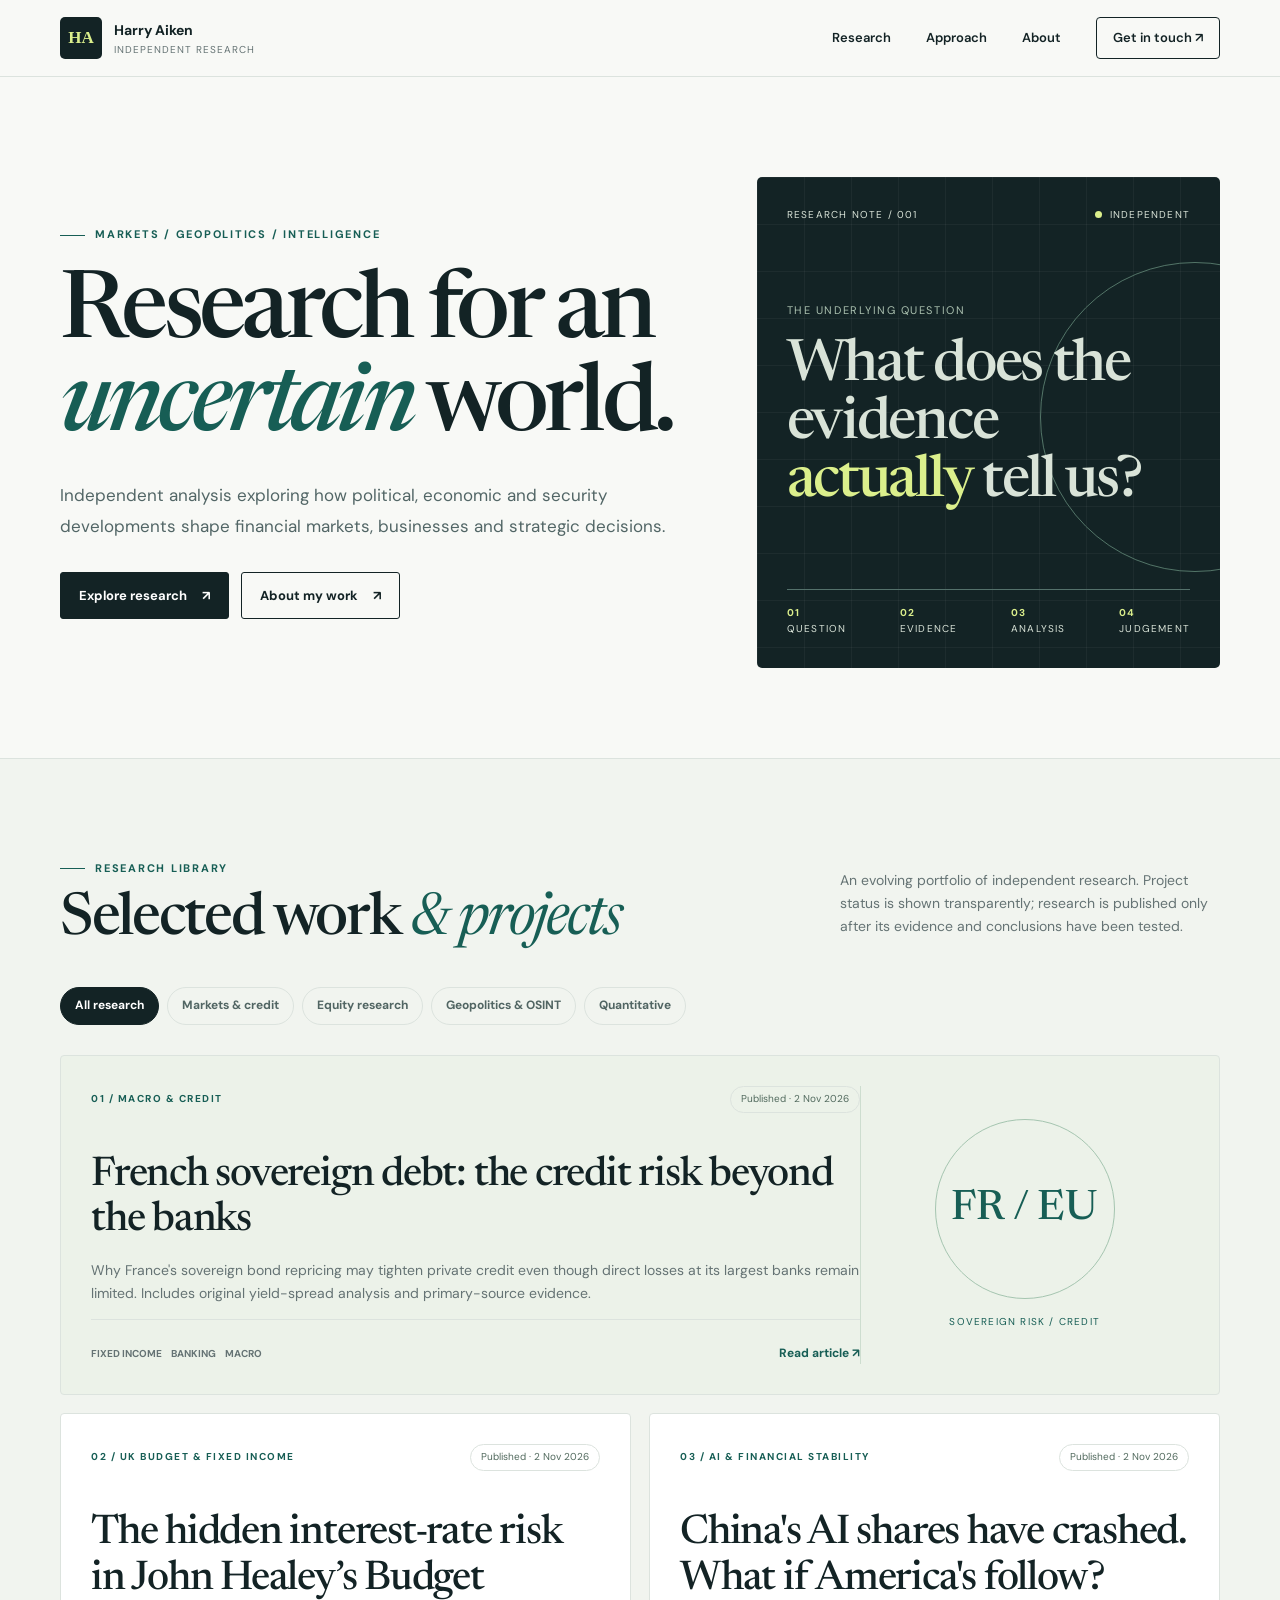
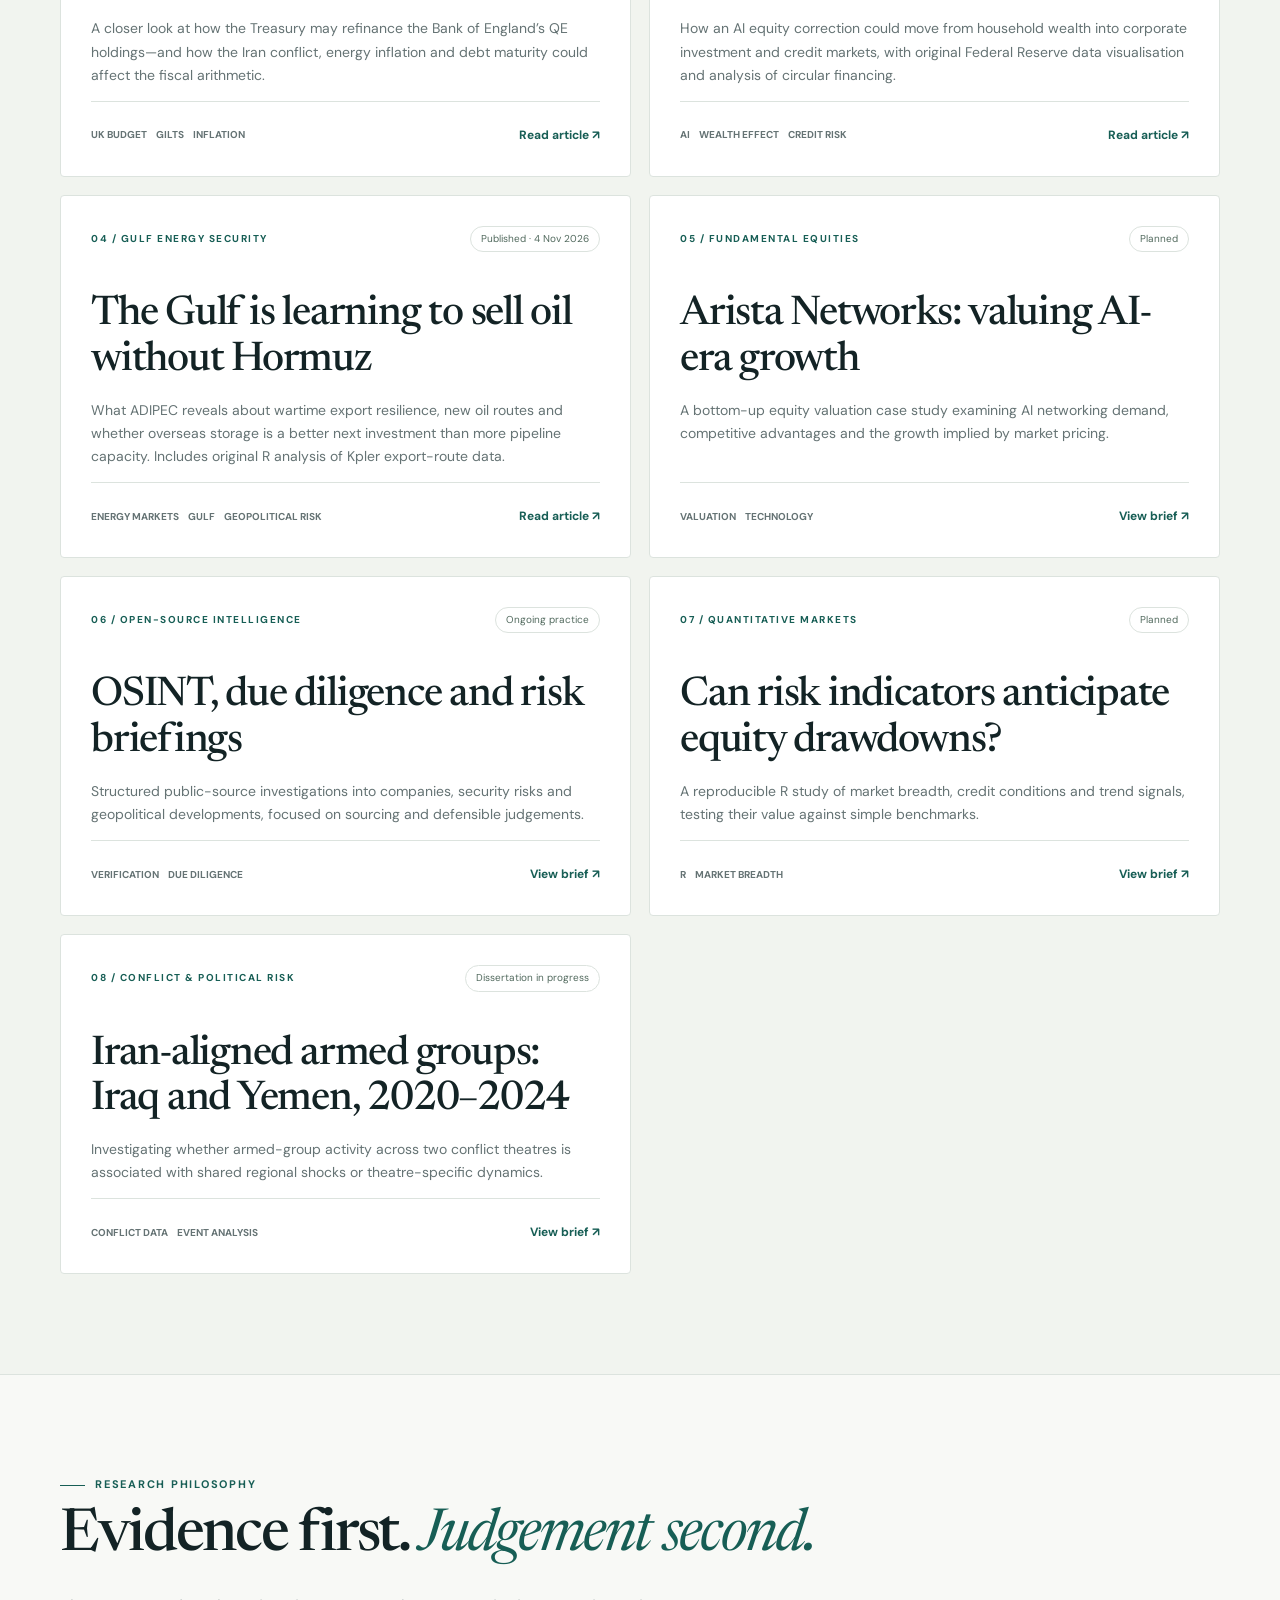
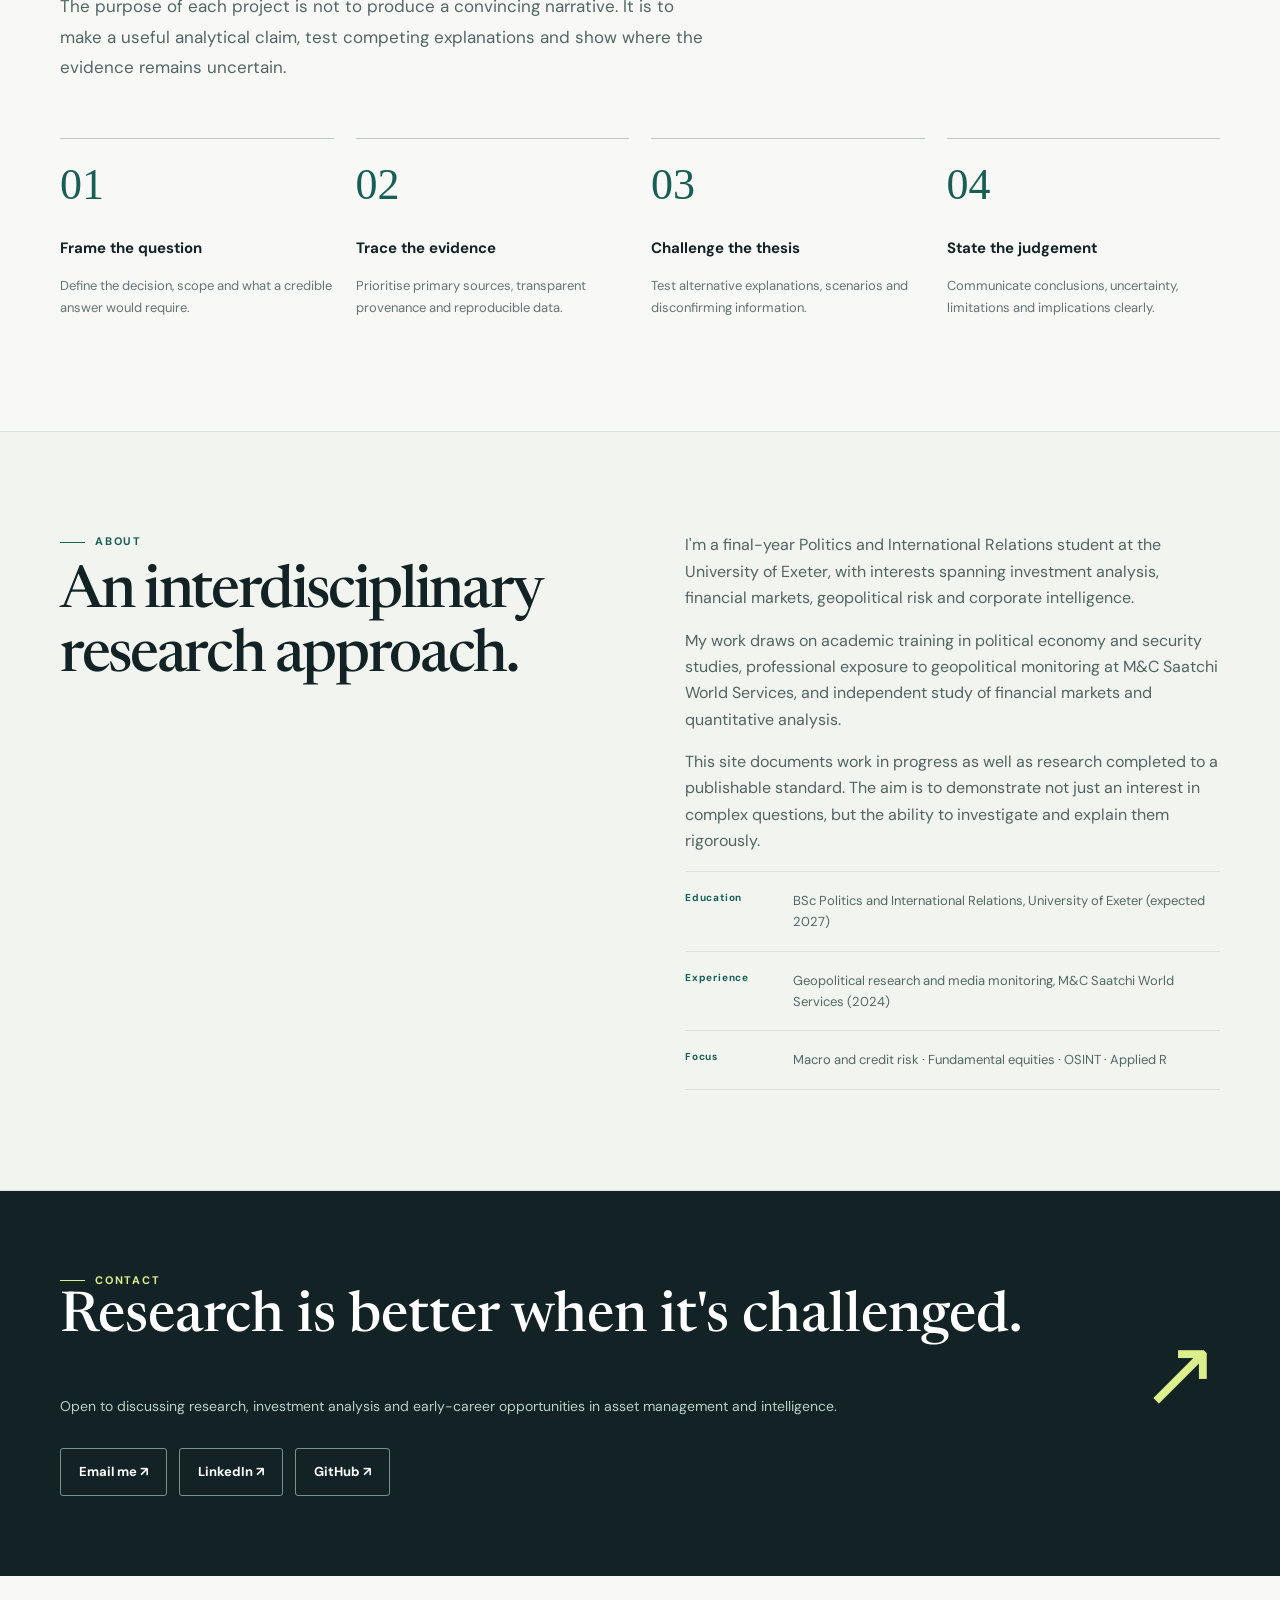
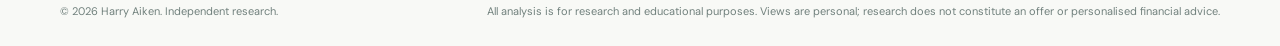
<file: index.html>
<!DOCTYPE html>
<html lang="en-GB">
<head>
  <meta charset="utf-8">
  <meta name="viewport" content="width=device-width, initial-scale=1">
  <meta name="color-scheme" content="light">
  <meta name="theme-color" content="#f8f9f6">
  <meta name="description" content="Independent research by Harry Aiken across investment markets, political risk, geopolitical intelligence and open-source investigations.">
  <meta property="og:type" content="website">
  <meta property="og:title" content="Harry Aiken | Independent Research">
  <meta property="og:description" content="Research at the intersection of financial markets, geopolitics and intelligence.">
  <title>Harry Aiken — Independent Research</title>
  <link rel="icon" type="image/svg+xml" href="assets/favicon.svg">
  <link rel="stylesheet" href="assets/style.css">
  <script src="assets/config.js" defer></script>
  <script src="assets/app.js" defer></script>
</head>
<body>
<a class="skip-link" href="#main">Skip to content</a>
<header class="site-header">
  <div class="container nav-wrap">
    <a class="brand" href="index.html" aria-label="Harry Aiken, home">
      <span class="brand-mark" aria-hidden="true">HA</span>
      <span><strong>Harry Aiken</strong><small>Independent Research</small></span>
    </a>
    <button class="menu-toggle" type="button" aria-label="Open navigation" aria-controls="site-nav" aria-expanded="false">
      <svg viewBox="0 0 24 24" fill="none" stroke="currentColor" stroke-width="1.6" stroke-linecap="round" aria-hidden="true"><path d="M4 7h16M4 12h16M4 17h16"/></svg>
    </button>
    <nav class="nav-links" id="site-nav" aria-label="Primary navigation">
      <a href="#research">Research</a><a href="#approach">Approach</a><a href="#about">About</a><a href="#contact" class="nav-cta">Get in touch <span aria-hidden="true">↗</span></a>
    </nav>
  </div>
</header>
<main id="main">
  <section class="hero" aria-labelledby="hero-title">
    <div class="container hero-inner">
      <div>
        <div class="eyebrow">Markets / Geopolitics / Intelligence</div>
        <h1 id="hero-title">Research for an <em>uncertain</em> world.</h1>
        <p class="lede">Independent analysis exploring how political, economic and security developments shape financial markets, businesses and strategic decisions.</p>
        <div class="hero-actions">
          <a class="btn btn-primary" href="#research">Explore research <span class="arrow" aria-hidden="true">↗</span></a>
          <a class="btn btn-light" href="#about">About my work <span class="arrow" aria-hidden="true">↗</span></a>
        </div>
      </div>
      <div class="hero-board" aria-label="Four-stage research framework: question, evidence, analysis, judgement">
        <div class="board-ring" aria-hidden="true"></div>
        <div class="board-top"><span>RESEARCH NOTE / 001</span><span><span class="board-dot"></span>INDEPENDENT</span></div>
        <div class="board-center"><div class="board-label">The underlying question</div><div class="board-title">What does the evidence <span>actually</span> tell us?</div></div>
        <div class="board-steps"><div><b>01</b>Question</div><div><b>02</b>Evidence</div><div><b>03</b>Analysis</div><div><b>04</b>Judgement</div></div>
      </div>
    </div>
  </section>
  <section id="research" class="section section-cream" aria-labelledby="research-title">
    <div class="container">
      <div class="section-heading">
        <div><div class="eyebrow">Research library</div><h2 id="research-title">Selected work <em style="color:var(--sea);font-weight:400">&amp; projects</em></h2></div>
        <p>An evolving portfolio of independent research. Project status is shown transparently; research is published only after its evidence and conclusions have been tested.</p>
      </div>
      <div class="filters" role="group" aria-label="Filter research by topic">
        <button type="button" class="filter active" data-filter="all" aria-pressed="true">All research</button>
        <button type="button" class="filter" data-filter="markets" aria-pressed="false">Markets &amp; credit</button>
        <button type="button" class="filter" data-filter="equity" aria-pressed="false">Equity research</button>
        <button type="button" class="filter" data-filter="intelligence" aria-pressed="false">Geopolitics &amp; OSINT</button>
        <button type="button" class="filter" data-filter="quant" aria-pressed="false">Quantitative</button>
      </div>
      <div class="project-grid">
        <article class="project-card featured" data-category="markets">
          <div style="display:flex;flex-direction:column">
            <div class="card-top"><span class="card-number">01 / Macro &amp; credit</span><span class="status">Published · 2 Nov 2026</span></div>
            <h3><a href="projects/french-sovereign-credit.html">French sovereign debt: the credit risk beyond the banks</a></h3>
            <p>Why France's sovereign bond repricing may tighten private credit even though direct losses at its largest banks remain limited. Includes original yield-spread analysis and primary-source evidence.</p>
            <div class="card-bottom"><div class="tags"><span class="tag">Fixed income</span><span class="tag">Banking</span><span class="tag">Macro</span></div><a class="project-open" href="projects/french-sovereign-credit.html" aria-label="Read published French sovereign credit research">Read article ↗</a></div>
          </div>
          <div class="featured-sigil" aria-hidden="true"><div class="sigil-circle"><strong>FR / EU</strong></div><div class="sigil-caption">Sovereign risk / credit</div></div>
        </article>
        <article class="project-card" data-category="markets">
          <div class="card-top"><span class="card-number">02 / UK Budget &amp; fixed income</span><span class="status">Published · 2 Nov 2026</span></div>
          <h3><a href="projects/uk-budget-qe-interest-rate-risk.html">The hidden interest-rate risk in John Healey’s Budget</a></h3>
          <p>A closer look at how the Treasury may refinance the Bank of England’s QE holdings—and how the Iran conflict, energy inflation and debt maturity could affect the fiscal arithmetic.</p>
          <div class="card-bottom"><div class="tags"><span class="tag">UK Budget</span><span class="tag">Gilts</span><span class="tag">Inflation</span></div><a class="project-open" href="projects/uk-budget-qe-interest-rate-risk.html" aria-label="Read analysis of Healey's Budget and quantitative easing debt">Read article ↗</a></div>
        </article>
        <article class="project-card" data-category="markets">
          <div class="card-top"><span class="card-number">03 / AI &amp; financial stability</span><span class="status">Published · 2 Nov 2026</span></div>
          <h3><a href="projects/china-ai-equity-wealth-credit.html">China's AI shares have crashed. What if America's follow?</a></h3>
          <p>How an AI equity correction could move from household wealth into corporate investment and credit markets, with original Federal Reserve data visualisation and analysis of circular financing.</p>
          <div class="card-bottom"><div class="tags"><span class="tag">AI</span><span class="tag">Wealth effect</span><span class="tag">Credit risk</span></div><a class="project-open" href="projects/china-ai-equity-wealth-credit.html" aria-label="Read AI equity, household wealth and credit market analysis">Read article ↗</a></div>
        </article>
        <article class="project-card" data-category="intelligence">
          <div class="card-top"><span class="card-number">04 / Gulf energy security</span><span class="status">Published · 4 Nov 2026</span></div>
          <h3><a href="projects/adipec-gulf-oil-without-hormuz.html">The Gulf is learning to sell oil without Hormuz</a></h3>
          <p>What ADIPEC reveals about wartime export resilience, new oil routes and whether overseas storage is a better next investment than more pipeline capacity. Includes original R analysis of Kpler export-route data.</p>
          <div class="card-bottom"><div class="tags"><span class="tag">Energy markets</span><span class="tag">Gulf</span><span class="tag">Geopolitical risk</span></div><a class="project-open" href="projects/adipec-gulf-oil-without-hormuz.html" aria-label="Read the ADIPEC research article">Read article ↗</a></div>
        </article>
        <article class="project-card" data-category="equity">
          <div class="card-top"><span class="card-number">05 / Fundamental equities</span><span class="status planned">Planned</span></div>
          <h3><a href="projects/arista-equity.html">Arista Networks: valuing AI-era growth</a></h3>
          <p>A bottom-up equity valuation case study examining AI networking demand, competitive advantages and the growth implied by market pricing.</p>
          <div class="card-bottom"><div class="tags"><span class="tag">Valuation</span><span class="tag">Technology</span></div><a class="project-open" href="projects/arista-equity.html" aria-label="Explore Arista equity research plan">View brief ↗</a></div>
        </article>
        <article class="project-card" data-category="intelligence">
          <div class="card-top"><span class="card-number">06 / Open-source intelligence</span><span class="status">Ongoing practice</span></div>
          <h3><a href="projects/osint.html">OSINT, due diligence and risk briefings</a></h3>
          <p>Structured public-source investigations into companies, security risks and geopolitical developments, focused on sourcing and defensible judgements.</p>
          <div class="card-bottom"><div class="tags"><span class="tag">Verification</span><span class="tag">Due diligence</span></div><a class="project-open" href="projects/osint.html" aria-label="Explore OSINT research work">View brief ↗</a></div>
        </article>
        <article class="project-card" data-category="quant">
          <div class="card-top"><span class="card-number">07 / Quantitative markets</span><span class="status planned">Planned</span></div>
          <h3><a href="projects/cross-asset-risk.html">Can risk indicators anticipate equity drawdowns?</a></h3>
          <p>A reproducible R study of market breadth, credit conditions and trend signals, testing their value against simple benchmarks.</p>
          <div class="card-bottom"><div class="tags"><span class="tag">R</span><span class="tag">Market breadth</span></div><a class="project-open" href="projects/cross-asset-risk.html" aria-label="Explore quantitative research plan">View brief ↗</a></div>
        </article>
        <article class="project-card" data-category="intelligence">
          <div class="card-top"><span class="card-number">08 / Conflict &amp; political risk</span><span class="status">Dissertation in progress</span></div>
          <h3><a href="projects/iraq-yemen.html">Iran-aligned armed groups: Iraq and Yemen, 2020–2024</a></h3>
          <p>Investigating whether armed-group activity across two conflict theatres is associated with shared regional shocks or theatre-specific dynamics.</p>
          <div class="card-bottom"><div class="tags"><span class="tag">Conflict data</span><span class="tag">Event analysis</span></div><a class="project-open" href="projects/iraq-yemen.html" aria-label="Explore Iraq Yemen research plan">View brief ↗</a></div>
        </article>
      </div>
      <p class="no-results" hidden>No projects match this filter yet.</p>
    </div>
  </section>
  <section id="approach" class="section" aria-labelledby="approach-title">
    <div class="container">
      <div class="eyebrow">Research philosophy</div>
      <h2 class="section-title" id="approach-title">Evidence first. <em style="color:var(--sea);font-weight:400">Judgement second.</em></h2>
      <p class="lede" style="margin-top:22px">The purpose of each project is not to produce a convincing narrative. It is to make a useful analytical claim, test competing explanations and show where the evidence remains uncertain.</p>
      <div class="approach-grid">
        <div class="approach-step"><span class="num">01</span><h3>Frame the question</h3><p>Define the decision, scope and what a credible answer would require.</p></div>
        <div class="approach-step"><span class="num">02</span><h3>Trace the evidence</h3><p>Prioritise primary sources, transparent provenance and reproducible data.</p></div>
        <div class="approach-step"><span class="num">03</span><h3>Challenge the thesis</h3><p>Test alternative explanations, scenarios and disconfirming information.</p></div>
        <div class="approach-step"><span class="num">04</span><h3>State the judgement</h3><p>Communicate conclusions, uncertainty, limitations and implications clearly.</p></div>
      </div>
    </div>
  </section>
  <section id="about" class="section section-cream" aria-labelledby="about-title">
    <div class="container about-grid">
      <div><div class="eyebrow">About</div><h2 class="section-title" id="about-title">An interdisciplinary research approach.</h2></div>
      <div class="about-copy">
        <p>I'm a final-year Politics and International Relations student at the University of Exeter, with interests spanning investment analysis, financial markets, geopolitical risk and corporate intelligence.</p>
        <p>My work draws on academic training in political economy and security studies, professional exposure to geopolitical monitoring at M&amp;C Saatchi World Services, and independent study of financial markets and quantitative analysis.</p>
        <p>This site documents work in progress as well as research completed to a publishable standard. The aim is to demonstrate not just an interest in complex questions, but the ability to investigate and explain them rigorously.</p>
        <div class="credential-list">
          <div class="credential"><strong>Education</strong><span>BSc Politics and International Relations, University of Exeter (expected 2027)</span></div>
          <div class="credential"><strong>Experience</strong><span>Geopolitical research and media monitoring, M&amp;C Saatchi World Services (2024)</span></div>
          <div class="credential"><strong>Focus</strong><span>Macro and credit risk · Fundamental equities · OSINT · Applied R</span></div>
        </div>
      </div>
    </div>
  </section>
  <section id="contact" class="contact-section" aria-labelledby="contact-title">
    <div class="container contact-flex">
      <div><div class="eyebrow">Contact</div><h2 id="contact-title">Research is better when it's challenged.</h2><p>Open to discussing research, investment analysis and early-career opportunities in asset management and intelligence.</p>
        <div class="contact-buttons" data-contact-links></div>
        <p class="contact-notice" data-contact-notice>Contact links will appear here once added in <code>assets/config.js</code> before publishing.</p>
      </div>
      <div aria-hidden="true" style="color:var(--lime);font:500 95px/1 'Newsreader',Georgia,serif">↗</div>
    </div>
  </section>
</main>
<footer class="footer"><div class="container footer-inner"><div>© <span data-year>2026</span> Harry Aiken. Independent research.</div><div class="footer-note">All analysis is for research and educational purposes. Views are personal; research does not constitute an offer or personalised financial advice.</div></div></footer>
</body>
</html>
</file>
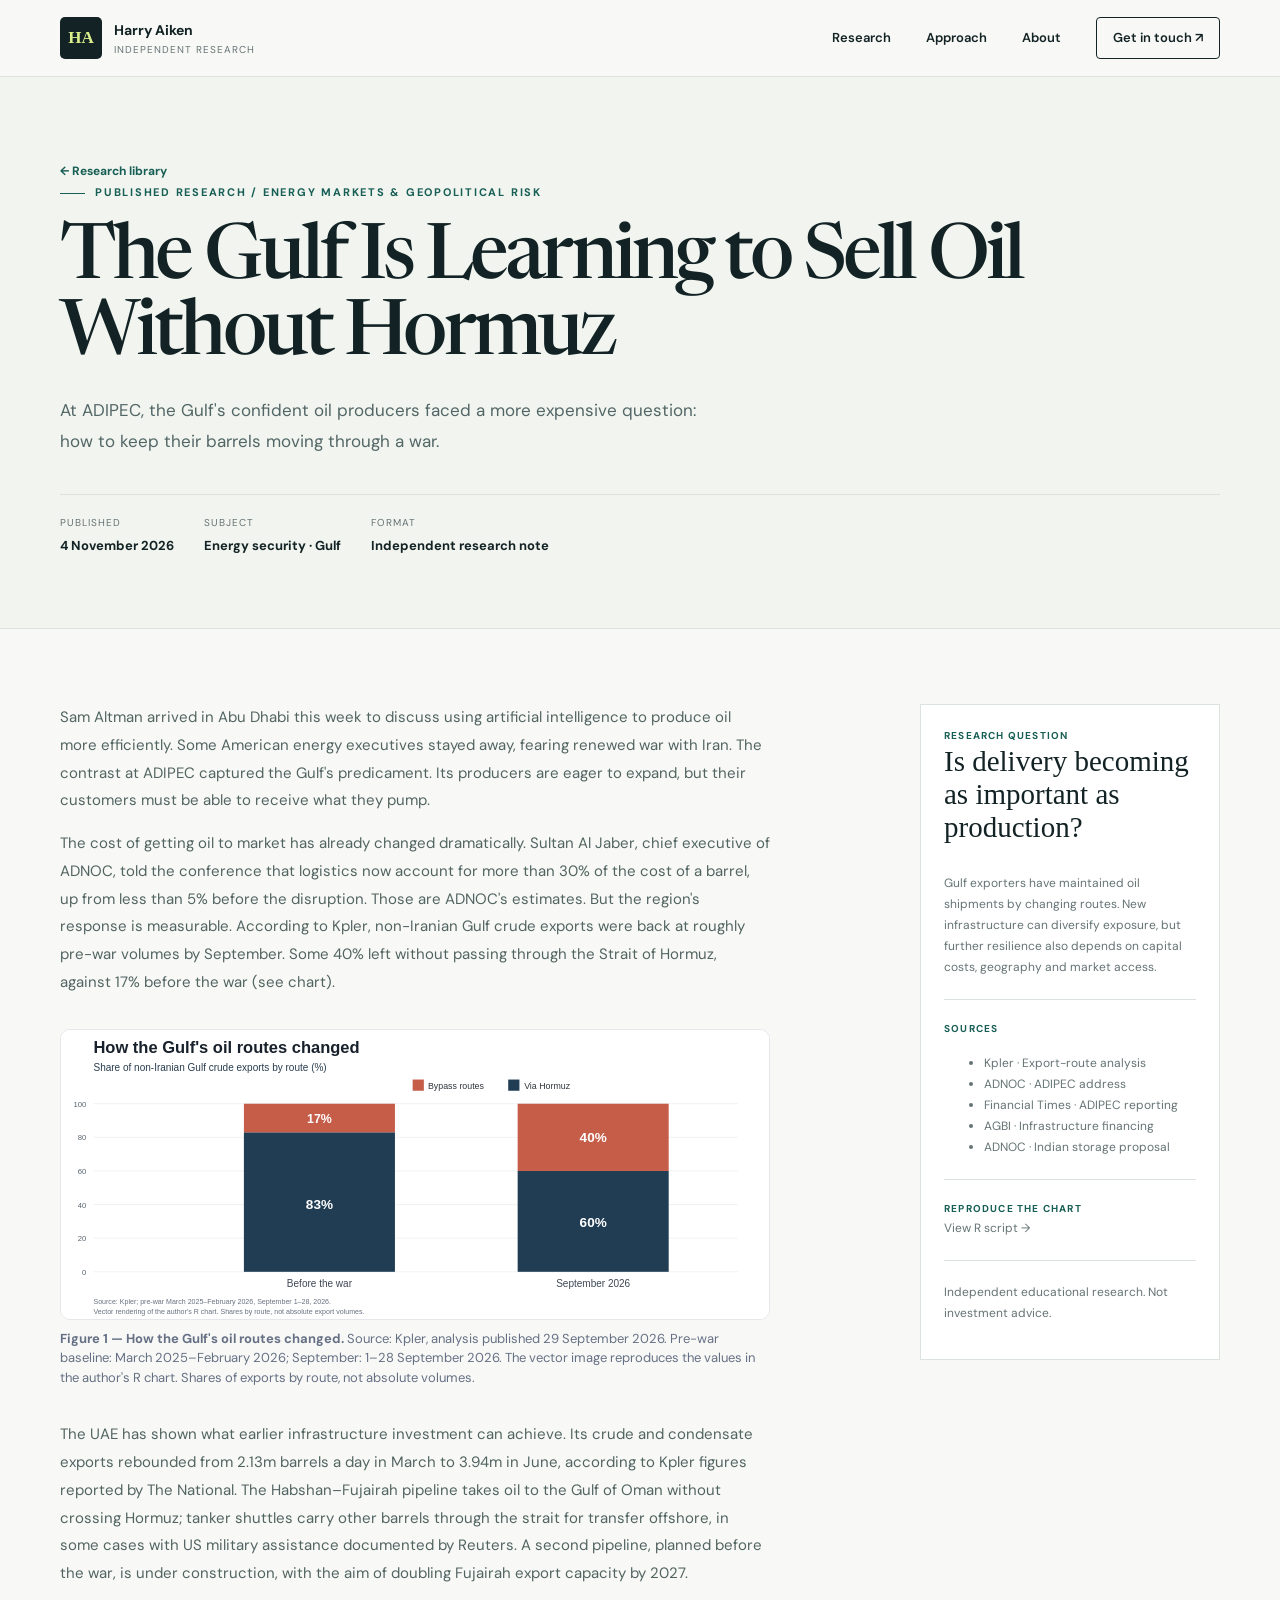
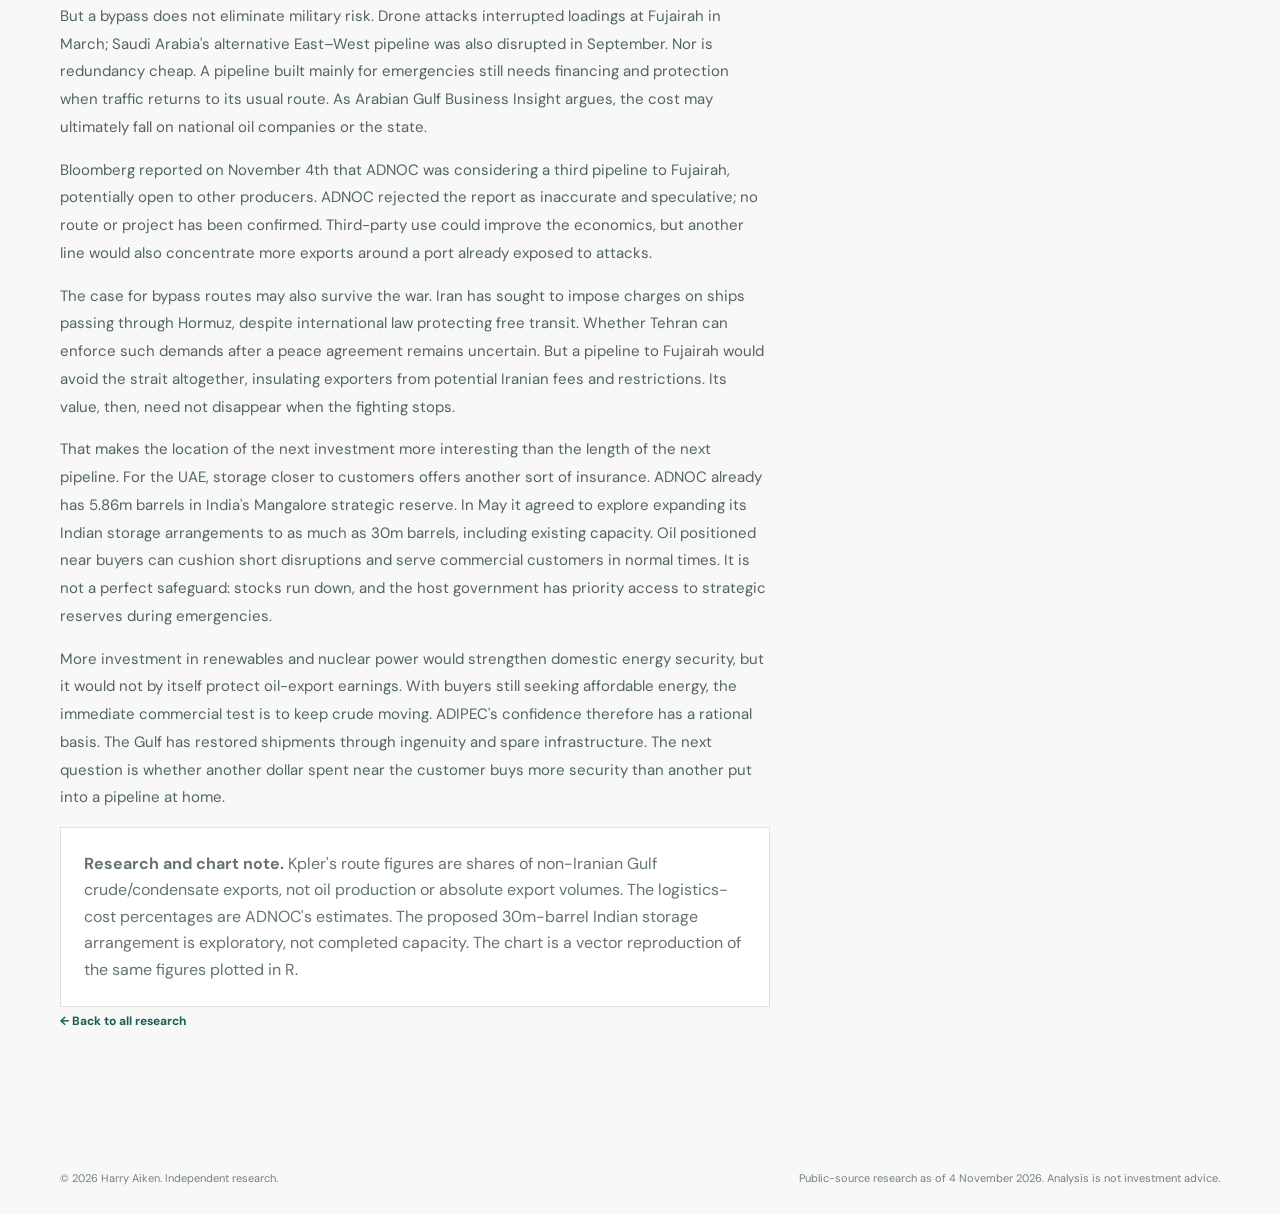
<file: projects/adipec-gulf-oil-without-hormuz.html>
<!doctype html>
<html lang="en-GB">
<head>
<meta charset="utf-8"><meta name="viewport" content="width=device-width, initial-scale=1">
<meta name="theme-color" content="#f8f9f6">
<meta name="description" content="ADIPEC 2026: Gulf crude exporters have restored shipments despite Hormuz disruption. The next question is whether overseas storage offers better insurance than more pipelines.">
<meta property="og:type" content="article">
<meta property="og:title" content="The Gulf Is Learning to Sell Oil Without Hormuz">
<meta property="og:description" content="At ADIPEC, the Gulf's confident oil producers faced a more expensive question: how to keep their barrels moving through a war.">
<title>The Gulf Is Learning to Sell Oil Without Hormuz — Harry Aiken Research</title>
<link rel="icon" href="../assets/favicon.svg" type="image/svg+xml">
<link rel="stylesheet" href="../assets/style.css">
<script src="../assets/config.js" defer></script><script src="../assets/app.js" defer></script>
</head>
<body>
<a class="skip-link" href="#main">Skip to content</a>
<header class="site-header"><div class="container nav-wrap">
<a class="brand" href="../index.html" aria-label="Harry Aiken, home"><span class="brand-mark" aria-hidden="true">HA</span><span><strong>Harry Aiken</strong><small>Independent Research</small></span></a>
<button class="menu-toggle" type="button" aria-label="Open navigation" aria-controls="site-nav" aria-expanded="false"><svg viewBox="0 0 24 24" fill="none" stroke="currentColor" stroke-width="1.6" stroke-linecap="round" aria-hidden="true"><path d="M4 7h16M4 12h16M4 17h16"/></svg></button>
<nav class="nav-links" id="site-nav" aria-label="Primary navigation"><a href="../index.html#research">Research</a><a href="../index.html#approach">Approach</a><a href="../index.html#about">About</a><a class="nav-cta" href="../index.html#contact">Get in touch ↗</a></nav>
</div></header>
<main id="main">
<section class="project-hero"><div class="container">
<a href="../index.html#research" class="breadcrumb">← Research library</a>
<div class="eyebrow">Published research / Energy markets &amp; geopolitical risk</div>
<h1>The Gulf Is Learning to Sell Oil Without Hormuz</h1>
<p class="lede">At ADIPEC, the Gulf's confident oil producers faced a more expensive question: how to keep their barrels moving through a war.</p>
<div class="project-meta"><div><small>Published</small><strong>4 November 2026</strong></div><div><small>Subject</small><strong>Energy security · Gulf</strong></div><div><small>Format</small><strong>Independent research note</strong></div></div>
</div></section>
<div class="container detail-layout">
<article class="article-body">
<p>Sam Altman arrived in Abu Dhabi this week to discuss using artificial intelligence to produce oil more efficiently. Some American energy executives stayed away, fearing renewed war with Iran. The contrast at <a href="https://www.ft.com/content/050d5ed2-83e7-4ebb-a781-0daa3874797c">ADIPEC</a> captured the Gulf's predicament. Its producers are eager to expand, but their customers must be able to receive what they pump.</p>
<p>The cost of getting oil to market has already changed dramatically. Sultan Al Jaber, chief executive of ADNOC, <a href="https://www.adnoc.ae/media-center/news/2026/11/Global-Energy-Security-Must-Be-Rebuilt-for-a-New-Era-Dr-Sultan-Al-Jaber">told the conference</a> that logistics now account for more than 30% of the cost of a barrel, up from less than 5% before the disruption. Those are ADNOC's estimates. But the region's response is measurable. According to <a href="https://www.kpler.com/blog/explainer-how-mideast-gulf-crude-exports-returned-to-pre-war-levels">Kpler</a>, non-Iranian Gulf crude exports were back at roughly pre-war volumes by September. Some 40% left without passing through the Strait of Hormuz, against 17% before the war (see chart).</p>
<figure style="margin:32px 0 34px">
<img src="../assets/adipec_gulf_oil_routes_2026.svg" width="1200" height="490" loading="lazy" alt="A 100 percent stacked bar chart comparing non-Iranian Gulf crude export routes. Before the war: 83 percent via Hormuz, 17 percent bypass. September 2026: 60 percent via Hormuz, 40 percent bypass." style="display:block;width:100%;height:auto;background:#fff;border-radius:10px;border:1px solid #e5e7eb">
<figcaption style="font-size:13px;line-height:1.5;color:#667085;margin-top:9px"><strong>Figure 1 — How the Gulf's oil routes changed.</strong> Source: Kpler, analysis published 29 September 2026. Pre-war baseline: March 2025–February 2026; September: 1–28 September 2026. The vector image reproduces the values in the author's R chart. Shares of exports by route, not absolute volumes.</figcaption>
</figure>
<p>The UAE has shown what earlier infrastructure investment can achieve. Its crude and condensate exports rebounded from 2.13m barrels a day in March to 3.94m in June, according to <a href="https://www.thenationalnews.com/business/energy/2026/11/02/uae-oil-exports-surpass-prewar-levels-despite-hormuz-disruption-uae-energy-minister-says/">Kpler figures reported by The National</a>. The Habshan–Fujairah pipeline takes oil to the Gulf of Oman without crossing Hormuz; tanker shuttles carry other barrels through the strait for transfer offshore, in some cases with <a href="https://www.reuters.com/business/energy/us-is-using-an-iranian-smuggling-tactic-sneak-oil-out-gulf-2026-06-16/">US military assistance documented by Reuters</a>. A second pipeline, planned before the war, is <a href="https://www.argusmedia.com/en/news-and-insights/latest-market-news/2827434-uae-speeds-up-fujairah-crude-export-capacity-expansion">under construction</a>, with the aim of doubling Fujairah export capacity by 2027.</p>
<p>But a bypass does not eliminate military risk. <a href="https://www.reuters.com/world/middle-east/fire-occurred-uaes-fujairah-after-debris-fell-during-interception-drone-no-2026-03-14/">Drone attacks interrupted loadings at Fujairah</a> in March; Saudi Arabia's alternative East–West pipeline was also disrupted in September. Nor is redundancy cheap. A pipeline built mainly for emergencies still needs financing and protection when traffic returns to its usual route. As <a href="https://www.agbi.com/opinion/oil-and-gas/2026/11/who-pays-when-the-gulfs-back-up-pipelines-sit-idle/">Arabian Gulf Business Insight argues</a>, the cost may ultimately fall on national oil companies or the state.</p>
<p><a href="https://www.bloomberg.com/news/articles/2026-11-04/uae-mulls-third-crude-oil-pipeline-to-avoid-strait-of-hormuz">Bloomberg reported on November 4th</a> that ADNOC was considering a third pipeline to Fujairah, potentially open to other producers. ADNOC rejected the report as inaccurate and speculative; no route or project has been confirmed. Third-party use could improve the economics, but another line would also concentrate more exports around a port already exposed to attacks.</p>
<p>The case for bypass routes may also survive the war. <a href="https://ofac.treasury.gov/system/files/2026-04/20260501_hormuz_tolls_alert.pdf">Iran has sought to impose charges</a> on ships passing through Hormuz, despite <a href="https://www.imo.org/en/mediacentre/pressbriefings/pages/imo-council-reaffirms-commitment-to-protecting-vital-shipping-lanes.aspx">international law protecting free transit</a>. Whether Tehran can enforce such demands after a peace agreement remains uncertain. But a pipeline to Fujairah would avoid the strait altogether, insulating exporters from potential Iranian fees and restrictions. Its value, then, need not disappear when the fighting stops.</p>
<p>That makes the location of the next investment more interesting than the length of the next pipeline. For the UAE, storage closer to customers offers another sort of insurance. ADNOC already has 5.86m barrels in India's Mangalore strategic reserve. In May it <a href="https://adnoc.ae/media-center/news/2026/05/UAE-President-and-India-Prime-Minister-Witness-Exchange-of-Strategic-Agreements">agreed to explore expanding its Indian storage arrangements</a> to as much as 30m barrels, including existing capacity. Oil positioned near buyers can cushion short disruptions and serve commercial customers in normal times. It is not a perfect safeguard: stocks run down, and the host government has priority access to strategic reserves during emergencies.</p>
<p>More investment in renewables and nuclear power would strengthen domestic energy security, but it would not by itself protect oil-export earnings. With buyers still seeking affordable energy, the immediate commercial test is to keep crude moving. ADIPEC's confidence therefore has a rational basis. The Gulf has restored shipments through ingenuity and spare infrastructure. The next question is whether another dollar spent near the customer buys more security than another put into a pipeline at home.</p>
<div class="note"><strong>Research and chart note.</strong> Kpler's route figures are shares of non-Iranian Gulf crude/condensate exports, not oil production or absolute export volumes. The logistics-cost percentages are ADNOC's estimates. The proposed 30m-barrel Indian storage arrangement is exploratory, not completed capacity. The chart is a vector reproduction of the same figures plotted in R.</div>
<a class="back-link" href="../index.html#research">← Back to all research</a>
</article>
<aside class="detail-aside">
<div class="aside-label">Research question</div><h3>Is delivery becoming as important as production?</h3>
<p>Gulf exporters have maintained oil shipments by changing routes. New infrastructure can diversify exposure, but further resilience also depends on capital costs, geography and market access.</p>
<div class="aside-separator"></div>
<div class="aside-label">Sources</div>
<ul>
<li><a href="https://www.kpler.com/blog/explainer-how-mideast-gulf-crude-exports-returned-to-pre-war-levels">Kpler · Export-route analysis</a></li>
<li><a href="https://www.adnoc.ae/media-center/news/2026/11/Global-Energy-Security-Must-Be-Rebuilt-for-a-New-Era-Dr-Sultan-Al-Jaber">ADNOC · ADIPEC address</a></li>
<li><a href="https://www.ft.com/content/050d5ed2-83e7-4ebb-a781-0daa3874797c">Financial Times · ADIPEC reporting</a></li>
<li><a href="https://www.agbi.com/opinion/oil-and-gas/2026/11/who-pays-when-the-gulfs-back-up-pipelines-sit-idle/">AGBI · Infrastructure financing</a></li>
<li><a href="https://adnoc.ae/media-center/news/2026/05/UAE-President-and-India-Prime-Minister-Witness-Exchange-of-Strategic-Agreements">ADNOC · Indian storage proposal</a></li>
</ul>
<div class="aside-separator"></div>
<div class="aside-label">Reproduce the chart</div>
<p><a href="../research/adipec_hormuz_export_routes_2026.R">View R script →</a></p>
<div class="aside-separator"></div>
<p>Independent educational research. Not investment advice.</p>
</aside></div></main>
<footer class="footer"><div class="container footer-inner"><div>© <span data-year>2026</span> Harry Aiken. Independent research.</div><div class="footer-note">Public-source research as of 4 November 2026. Analysis is not investment advice.</div></div></footer>
</body></html>
</file>
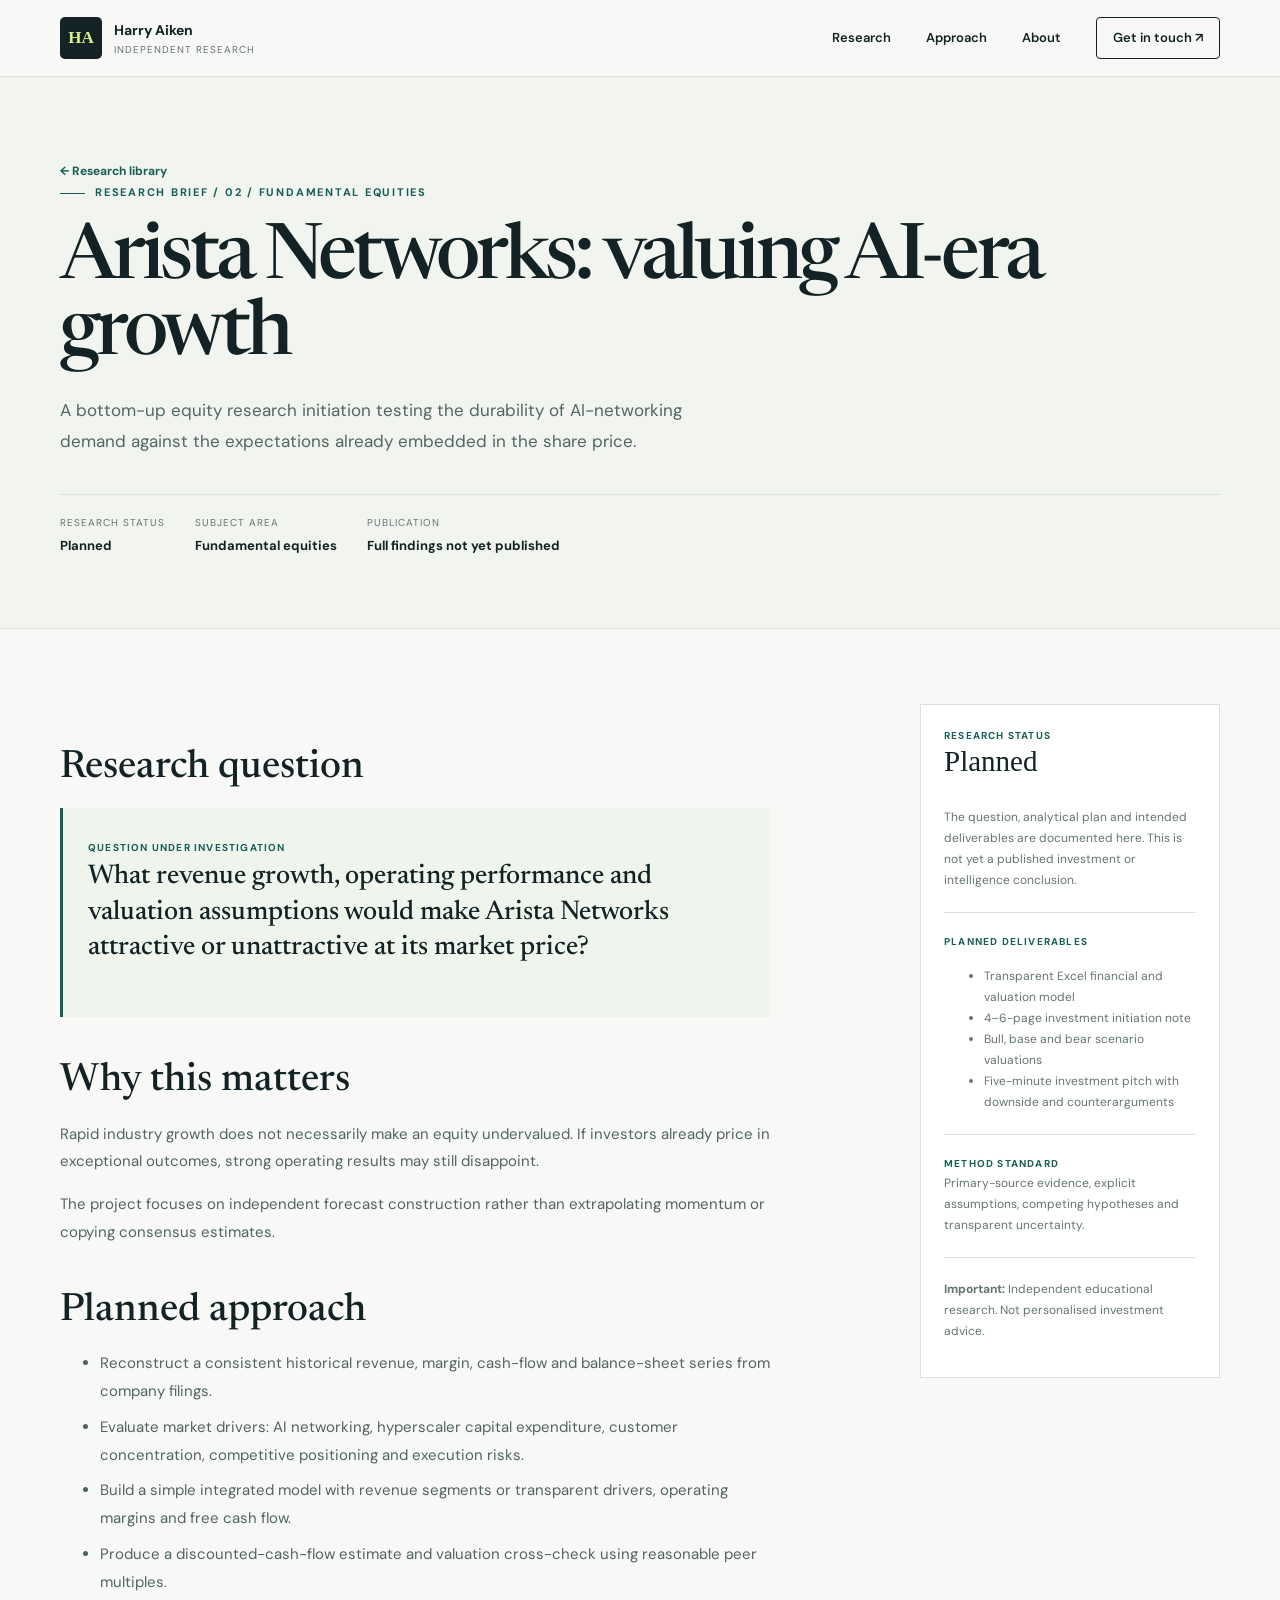
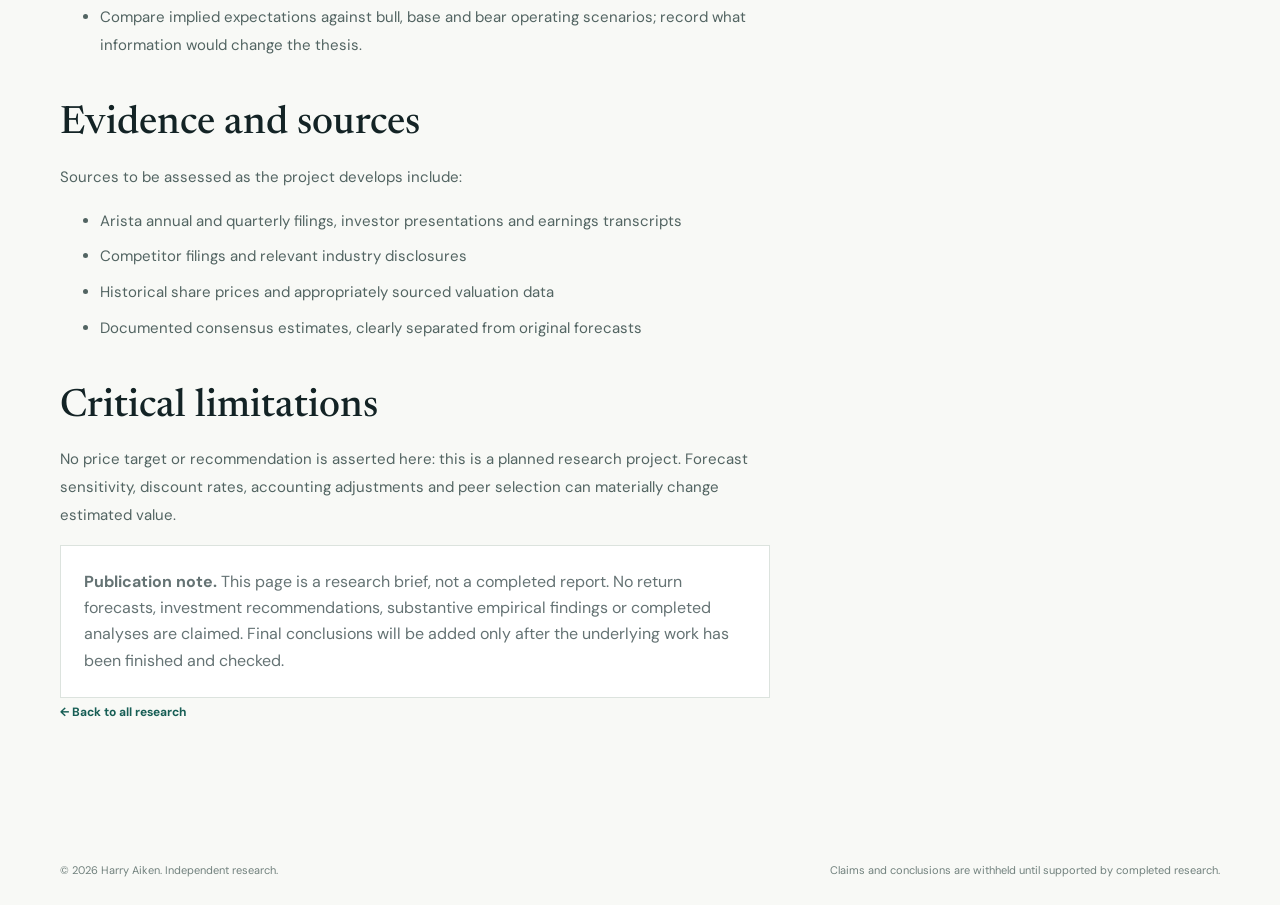
<file: projects/arista-equity.html>
<!doctype html><html lang="en-GB"><head><meta charset="utf-8"><meta name="viewport" content="width=device-width,initial-scale=1"><meta name="theme-color" content="#f8f9f6"><meta name="description" content="A bottom-up equity research initiation testing the durability of AI-networking demand against the expectations already embedded in the share price."><title>Arista Networks: valuing AI-era growth — Harry Aiken Research</title><link rel="icon" href="../assets/favicon.svg" type="image/svg+xml"><link rel="stylesheet" href="../assets/style.css"><script src="../assets/config.js" defer></script><script src="../assets/app.js" defer></script></head><body><a class="skip-link" href="#main">Skip to content</a><header class="site-header"><div class="container nav-wrap"><a class="brand" href="../index.html" aria-label="Harry Aiken, home"><span class="brand-mark" aria-hidden="true">HA</span><span><strong>Harry Aiken</strong><small>Independent Research</small></span></a><button class="menu-toggle" type="button" aria-label="Open navigation" aria-controls="site-nav" aria-expanded="false"><svg viewBox="0 0 24 24" fill="none" stroke="currentColor" stroke-width="1.6" stroke-linecap="round" aria-hidden="true"><path d="M4 7h16M4 12h16M4 17h16"/></svg></button><nav class="nav-links" id="site-nav" aria-label="Primary navigation"><a href="../index.html#research">Research</a><a href="../index.html#approach">Approach</a><a href="../index.html#about">About</a><a class="nav-cta" href="../index.html#contact">Get in touch ↗</a></nav></div></header>
<main id="main"><section class="project-hero"><div class="container"><a href="../index.html#research" class="breadcrumb">← Research library</a><div class="eyebrow">Research brief / 02 / Fundamental equities</div><h1>Arista Networks: valuing AI-era growth</h1><p class="lede">A bottom-up equity research initiation testing the durability of AI-networking demand against the expectations already embedded in the share price.</p><div class="project-meta"><div><small>Research status</small><strong>Planned</strong></div><div><small>Subject area</small><strong>Fundamental equities</strong></div><div><small>Publication</small><strong>Full findings not yet published</strong></div></div></div></section>
<div class="container detail-layout"><article class="article-body"><h2>Research question</h2><div class="research-question"><small>Question under investigation</small><p>What revenue growth, operating performance and valuation assumptions would make Arista Networks attractive or unattractive at its market price?</p></div><h2>Why this matters</h2><p>Rapid industry growth does not necessarily make an equity undervalued. If investors already price in exceptional outcomes, strong operating results may still disappoint.</p><p>The project focuses on independent forecast construction rather than extrapolating momentum or copying consensus estimates.</p><h2>Planned approach</h2><ul><li>Reconstruct a consistent historical revenue, margin, cash-flow and balance-sheet series from company filings.</li><li>Evaluate market drivers: AI networking, hyperscaler capital expenditure, customer concentration, competitive positioning and execution risks.</li><li>Build a simple integrated model with revenue segments or transparent drivers, operating margins and free cash flow.</li><li>Produce a discounted-cash-flow estimate and valuation cross-check using reasonable peer multiples.</li><li>Compare implied expectations against bull, base and bear operating scenarios; record what information would change the thesis.</li></ul><h2>Evidence and sources</h2><p>Sources to be assessed as the project develops include:</p><ul><li>Arista annual and quarterly filings, investor presentations and earnings transcripts</li><li>Competitor filings and relevant industry disclosures</li><li>Historical share prices and appropriately sourced valuation data</li><li>Documented consensus estimates, clearly separated from original forecasts</li></ul><h2>Critical limitations</h2><p>No price target or recommendation is asserted here: this is a planned research project. Forecast sensitivity, discount rates, accounting adjustments and peer selection can materially change estimated value.</p><div class="note"><strong>Publication note.</strong> This page is a research brief, not a completed report. No return forecasts, investment recommendations, substantive empirical findings or completed analyses are claimed. Final conclusions will be added only after the underlying work has been finished and checked.</div><a class="back-link" href="../index.html#research">← Back to all research</a></article>
<aside class="detail-aside"><div class="aside-label">Research status</div><h3>Planned</h3><p>The question, analytical plan and intended deliverables are documented here. This is not yet a published investment or intelligence conclusion.</p><div class="aside-separator"></div><div class="aside-label">Planned deliverables</div><ul><li>Transparent Excel financial and valuation model</li><li>4–6-page investment initiation note</li><li>Bull, base and bear scenario valuations</li><li>Five-minute investment pitch with downside and counterarguments</li></ul><div class="aside-separator"></div><div class="aside-label">Method standard</div><p>Primary-source evidence, explicit assumptions, competing hypotheses and transparent uncertainty.</p><div class="aside-separator"></div><p><strong>Important:</strong> Independent educational research. Not personalised investment advice.</p></aside></div></main>
<footer class="footer"><div class="container footer-inner"><div>© <span data-year>2026</span> Harry Aiken. Independent research.</div><div class="footer-note">Claims and conclusions are withheld until supported by completed research.</div></div></footer></body></html>
</file>
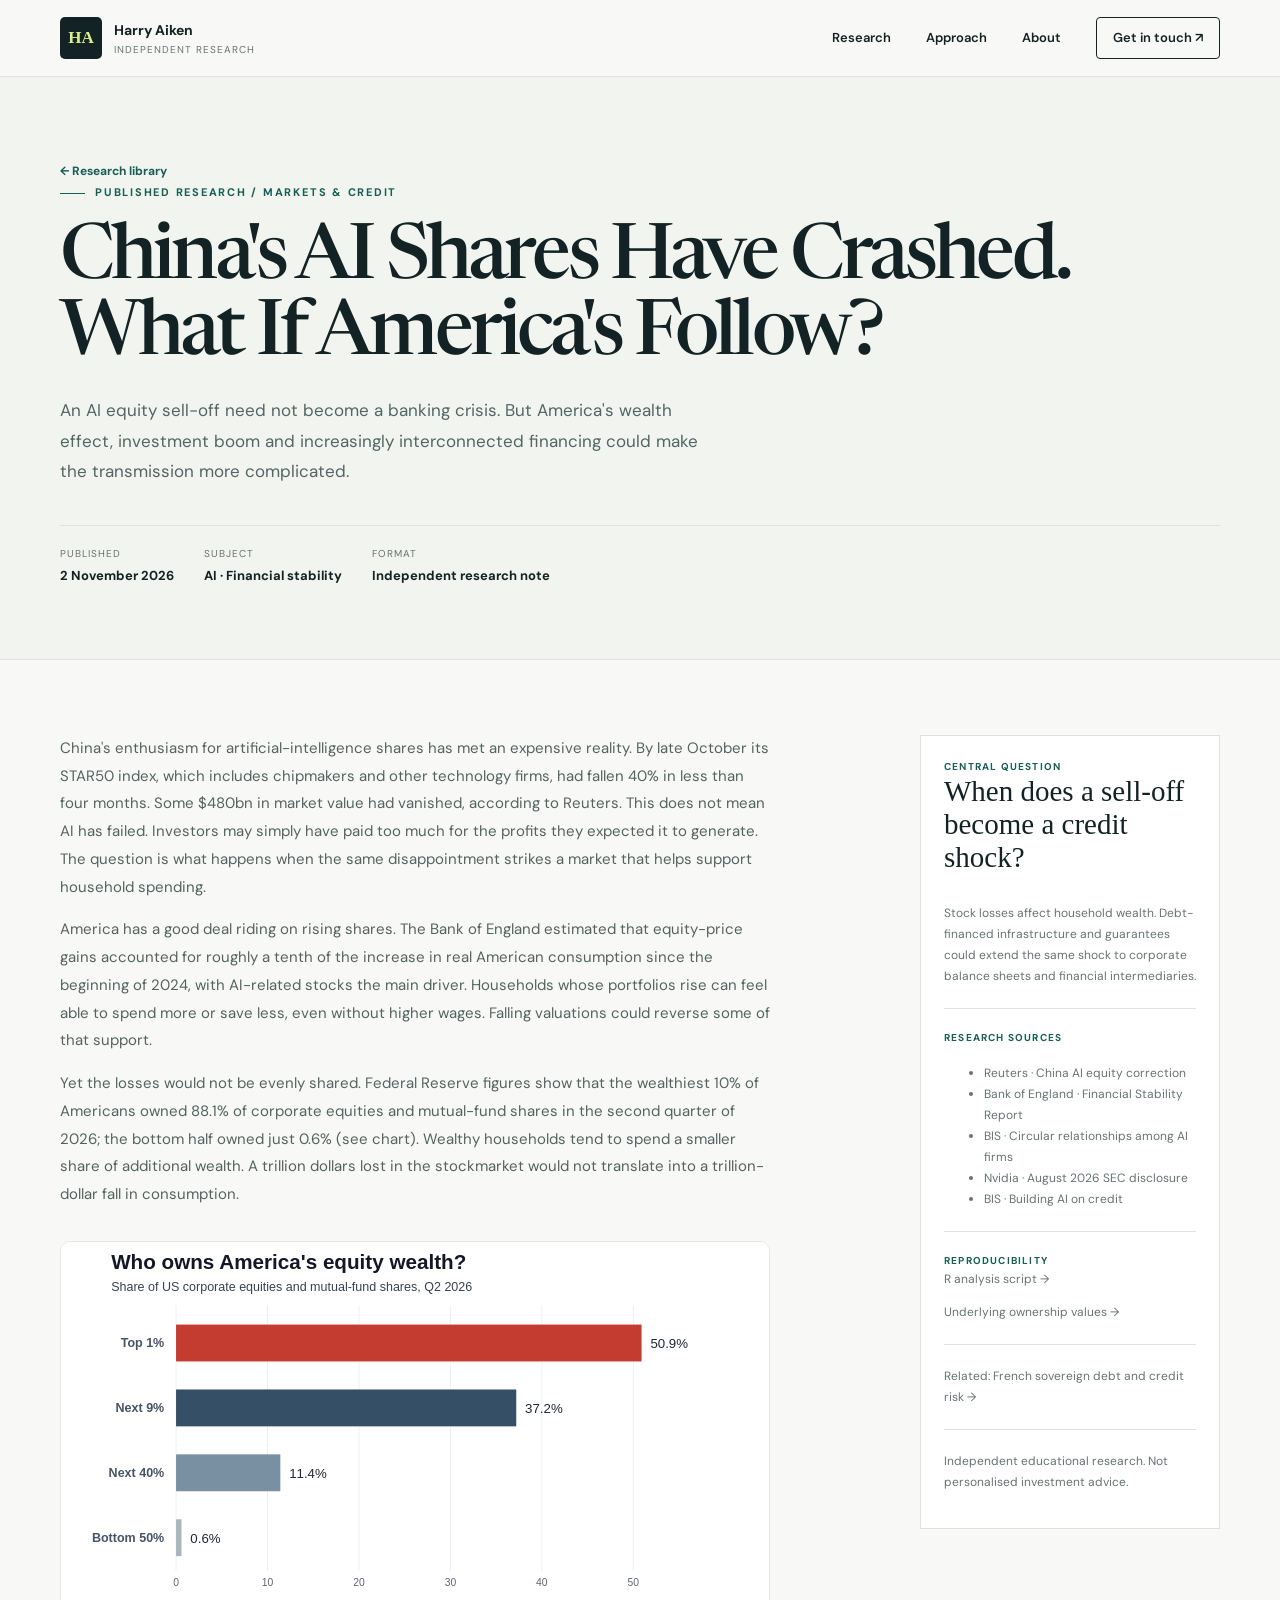
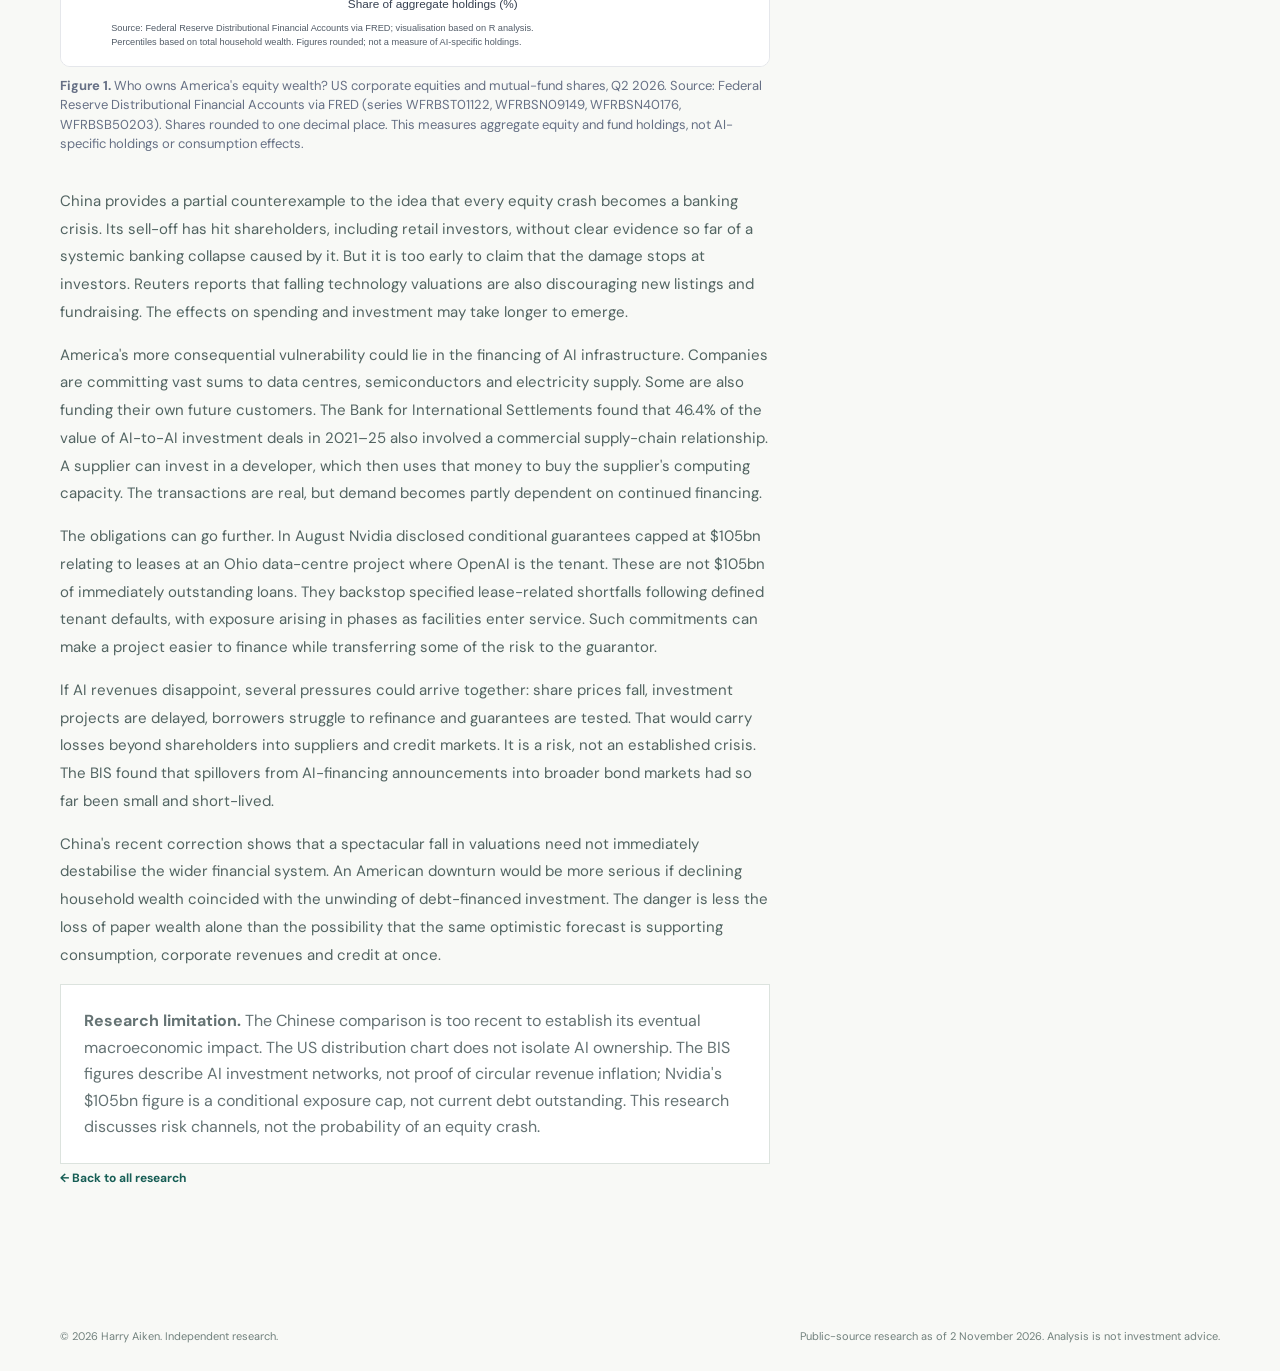
<file: projects/china-ai-equity-wealth-credit.html>
<!doctype html>
<html lang="en-GB"><head>
<meta charset="utf-8"><meta name="viewport" content="width=device-width,initial-scale=1">
<meta name="theme-color" content="#f8f9f6">
<meta name="description" content="China's 2026 AI-equity correction offers a test of what happens when valuations fall. An original research note on US household wealth, circular AI financing and credit-risk contagion.">
<meta property="og:type" content="article">
<meta property="og:title" content="China's AI Shares Have Crashed. What If America's Follow?">
<meta property="og:description" content="How falling AI valuations could transmit into American consumption and credit.">
<title>China's AI Shares Have Crashed. What If America's Follow? — Harry Aiken Research</title>
<link rel="icon" href="../assets/favicon.svg" type="image/svg+xml">
<link rel="stylesheet" href="../assets/style.css">
<script src="../assets/config.js" defer></script><script src="../assets/app.js" defer></script>
</head><body>
<a class="skip-link" href="#main">Skip to content</a>
<header class="site-header"><div class="container nav-wrap">
<a class="brand" href="../index.html" aria-label="Harry Aiken, home">
<span class="brand-mark" aria-hidden="true">HA</span><span><strong>Harry Aiken</strong><small>Independent Research</small></span></a>
<button class="menu-toggle" type="button" aria-label="Open navigation" aria-controls="site-nav" aria-expanded="false"><svg viewBox="0 0 24 24" fill="none" stroke="currentColor" stroke-width="1.6" stroke-linecap="round" aria-hidden="true"><path d="M4 7h16M4 12h16M4 17h16"/></svg></button>
<nav class="nav-links" id="site-nav" aria-label="Primary navigation"><a href="../index.html#research">Research</a><a href="../index.html#approach">Approach</a><a href="../index.html#about">About</a><a class="nav-cta" href="../index.html#contact">Get in touch ↗</a></nav>
</div></header>
<main id="main">
<section class="project-hero"><div class="container">
<a href="../index.html#research" class="breadcrumb">← Research library</a>
<div class="eyebrow">Published research / Markets &amp; credit</div>
<h1>China's AI Shares Have Crashed. What If America's Follow?</h1>
<p class="lede">An AI equity sell-off need not become a banking crisis. But America's wealth effect, investment boom and increasingly interconnected financing could make the transmission more complicated.</p>
<div class="project-meta"><div><small>Published</small><strong>2 November 2026</strong></div><div><small>Subject</small><strong>AI · Financial stability</strong></div><div><small>Format</small><strong>Independent research note</strong></div></div>
</div></section>
<div class="container detail-layout">
<article class="article-body">
<p>China's enthusiasm for artificial-intelligence shares has met an expensive reality. By late October its STAR50 index, which includes chipmakers and other technology firms, had fallen 40% in less than four months. Some $480bn in market value had vanished, according to <a href="https://www.reuters.com/world/china/china-ai-bubble-has-already-burst-2026-10-26/">Reuters</a>. This does not mean AI has failed. Investors may simply have paid too much for the profits they expected it to generate. The question is what happens when the same disappointment strikes a market that helps support household spending.</p>
<p>America has a good deal riding on rising shares. The <a href="https://www.bankofengland.co.uk/financial-stability-report/2025/december-2025">Bank of England estimated</a> that equity-price gains accounted for roughly a tenth of the increase in real American consumption since the beginning of 2024, with AI-related stocks the main driver. Households whose portfolios rise can feel able to spend more or save less, even without higher wages. Falling valuations could reverse some of that support.</p>
<p>Yet the losses would not be evenly shared. <a href="https://fred.stlouisfed.org/series/WFRBST01122">Federal Reserve figures</a> show that the wealthiest 10% of Americans owned 88.1% of corporate equities and mutual-fund shares in the second quarter of 2026; the bottom half owned just 0.6% (see chart). Wealthy households tend to spend a smaller share of additional wealth. A trillion dollars lost in the stockmarket would not translate into a trillion-dollar fall in consumption.</p>
<figure style="margin:32px 0 34px">
<img src="../assets/ai-equity-ownership-2026q2.svg" width="960" height="575" loading="lazy" alt="Horizontal bars showing US corporate equity and mutual-fund ownership in the second quarter of 2026: top 1 percent 50.9 percent, next 9 percent 37.2 percent, next 40 percent 11.4 percent, bottom 50 percent 0.6 percent." style="display:block;width:100%;height:auto;background:#fff;border-radius:10px;border:1px solid #e5e7eb"/>
<figcaption style="font-size:13px;line-height:1.5;color:#667085;margin-top:9px"><strong>Figure 1.</strong> Who owns America's equity wealth? US corporate equities and mutual-fund shares, Q2 2026. Source: Federal Reserve Distributional Financial Accounts via FRED (series <a href="https://fred.stlouisfed.org/series/WFRBST01122">WFRBST01122</a>, <a href="https://fred.stlouisfed.org/series/WFRBSN09149">WFRBSN09149</a>, <a href="https://fred.stlouisfed.org/series/WFRBSN40176">WFRBSN40176</a>, <a href="https://fred.stlouisfed.org/series/WFRBSB50203">WFRBSB50203</a>). Shares rounded to one decimal place. This measures aggregate equity and fund holdings, not AI-specific holdings or consumption effects.</figcaption>
</figure>
<p>China provides a partial counterexample to the idea that every equity crash becomes a banking crisis. Its sell-off has hit shareholders, including retail investors, without clear evidence so far of a systemic banking collapse caused by it. But it is too early to claim that the damage stops at investors. Reuters reports that falling technology valuations are also discouraging new listings and fundraising. The effects on spending and investment may take longer to emerge.</p>
<p>America's more consequential vulnerability could lie in the financing of AI infrastructure. Companies are committing vast sums to data centres, semiconductors and electricity supply. Some are also funding their own future customers. The <a href="https://www.bis.org/publications/bulletin-137-circular-relationships-among-ai-firms">Bank for International Settlements</a> found that 46.4% of the value of AI-to-AI investment deals in 2021–25 also involved a commercial supply-chain relationship. A supplier can invest in a developer, which then uses that money to buy the supplier's computing capacity. The transactions are real, but demand becomes partly dependent on continued financing.</p>
<p>The obligations can go further. In August <a href="https://www.sec.gov/Archives/edgar/data/1045810/000104581026000069/nvda-20260817.htm">Nvidia disclosed</a> conditional guarantees capped at $105bn relating to leases at an Ohio data-centre project where OpenAI is the tenant. These are not $105bn of immediately outstanding loans. They backstop specified lease-related shortfalls following defined tenant defaults, with exposure arising in phases as facilities enter service. Such commitments can make a project easier to finance while transferring some of the risk to the guarantor.</p>
<p>If AI revenues disappoint, several pressures could arrive together: share prices fall, investment projects are delayed, borrowers struggle to refinance and guarantees are tested. That would carry losses beyond shareholders into suppliers and credit markets. It is a risk, not an established crisis. The <a href="https://www.bis.org/publications/bulletin-140-building-ai-credit--structures-and-spillovers">BIS</a> found that spillovers from AI-financing announcements into broader bond markets had so far been small and short-lived.</p>
<p>China's recent correction shows that a spectacular fall in valuations need not immediately destabilise the wider financial system. An American downturn would be more serious if declining household wealth coincided with the unwinding of debt-financed investment. The danger is less the loss of paper wealth alone than the possibility that the same optimistic forecast is supporting consumption, corporate revenues and credit at once.</p>
<div class="note"><strong>Research limitation.</strong> The Chinese comparison is too recent to establish its eventual macroeconomic impact. The US distribution chart does not isolate AI ownership. The BIS figures describe AI investment networks, not proof of circular revenue inflation; Nvidia's $105bn figure is a conditional exposure cap, not current debt outstanding. This research discusses risk channels, not the probability of an equity crash.</div>
<a class="back-link" href="../index.html#research">← Back to all research</a>
</article>
<aside class="detail-aside">
<div class="aside-label">Central question</div><h3>When does a sell-off become a credit shock?</h3>
<p>Stock losses affect household wealth. Debt-financed infrastructure and guarantees could extend the same shock to corporate balance sheets and financial intermediaries.</p>
<div class="aside-separator"></div>
<div class="aside-label">Research sources</div>
<ul>
<li><a href="https://www.reuters.com/world/china/china-ai-bubble-has-already-burst-2026-10-26/">Reuters · China AI equity correction</a></li>
<li><a href="https://www.bankofengland.co.uk/financial-stability-report/2025/december-2025">Bank of England · Financial Stability Report</a></li>
<li><a href="https://www.bis.org/publications/bulletin-137-circular-relationships-among-ai-firms">BIS · Circular relationships among AI firms</a></li>
<li><a href="https://www.sec.gov/Archives/edgar/data/1045810/000104581026000069/nvda-20260817.htm">Nvidia · August 2026 SEC disclosure</a></li>
<li><a href="https://www.bis.org/publications/bulletin-140-building-ai-credit--structures-and-spillovers">BIS · Building AI on credit</a></li>
</ul>
<div class="aside-separator"></div>
<div class="aside-label">Reproducibility</div><p><a href="../research/ai_equity_ownership_2026q2.R">R analysis script →</a></p>
<p><a href="../research/ai_equity_ownership_2026q2.csv">Underlying ownership values →</a></p>
<div class="aside-separator"></div><p><a href="french-sovereign-credit.html">Related: French sovereign debt and credit risk →</a></p>
<div class="aside-separator"></div><p>Independent educational research. Not personalised investment advice.</p>
</aside>
</div></main>
<footer class="footer"><div class="container footer-inner"><div>© <span data-year>2026</span> Harry Aiken. Independent research.</div><div class="footer-note">Public-source research as of 2 November 2026. Analysis is not investment advice.</div></div></footer>
</body></html>
</file>
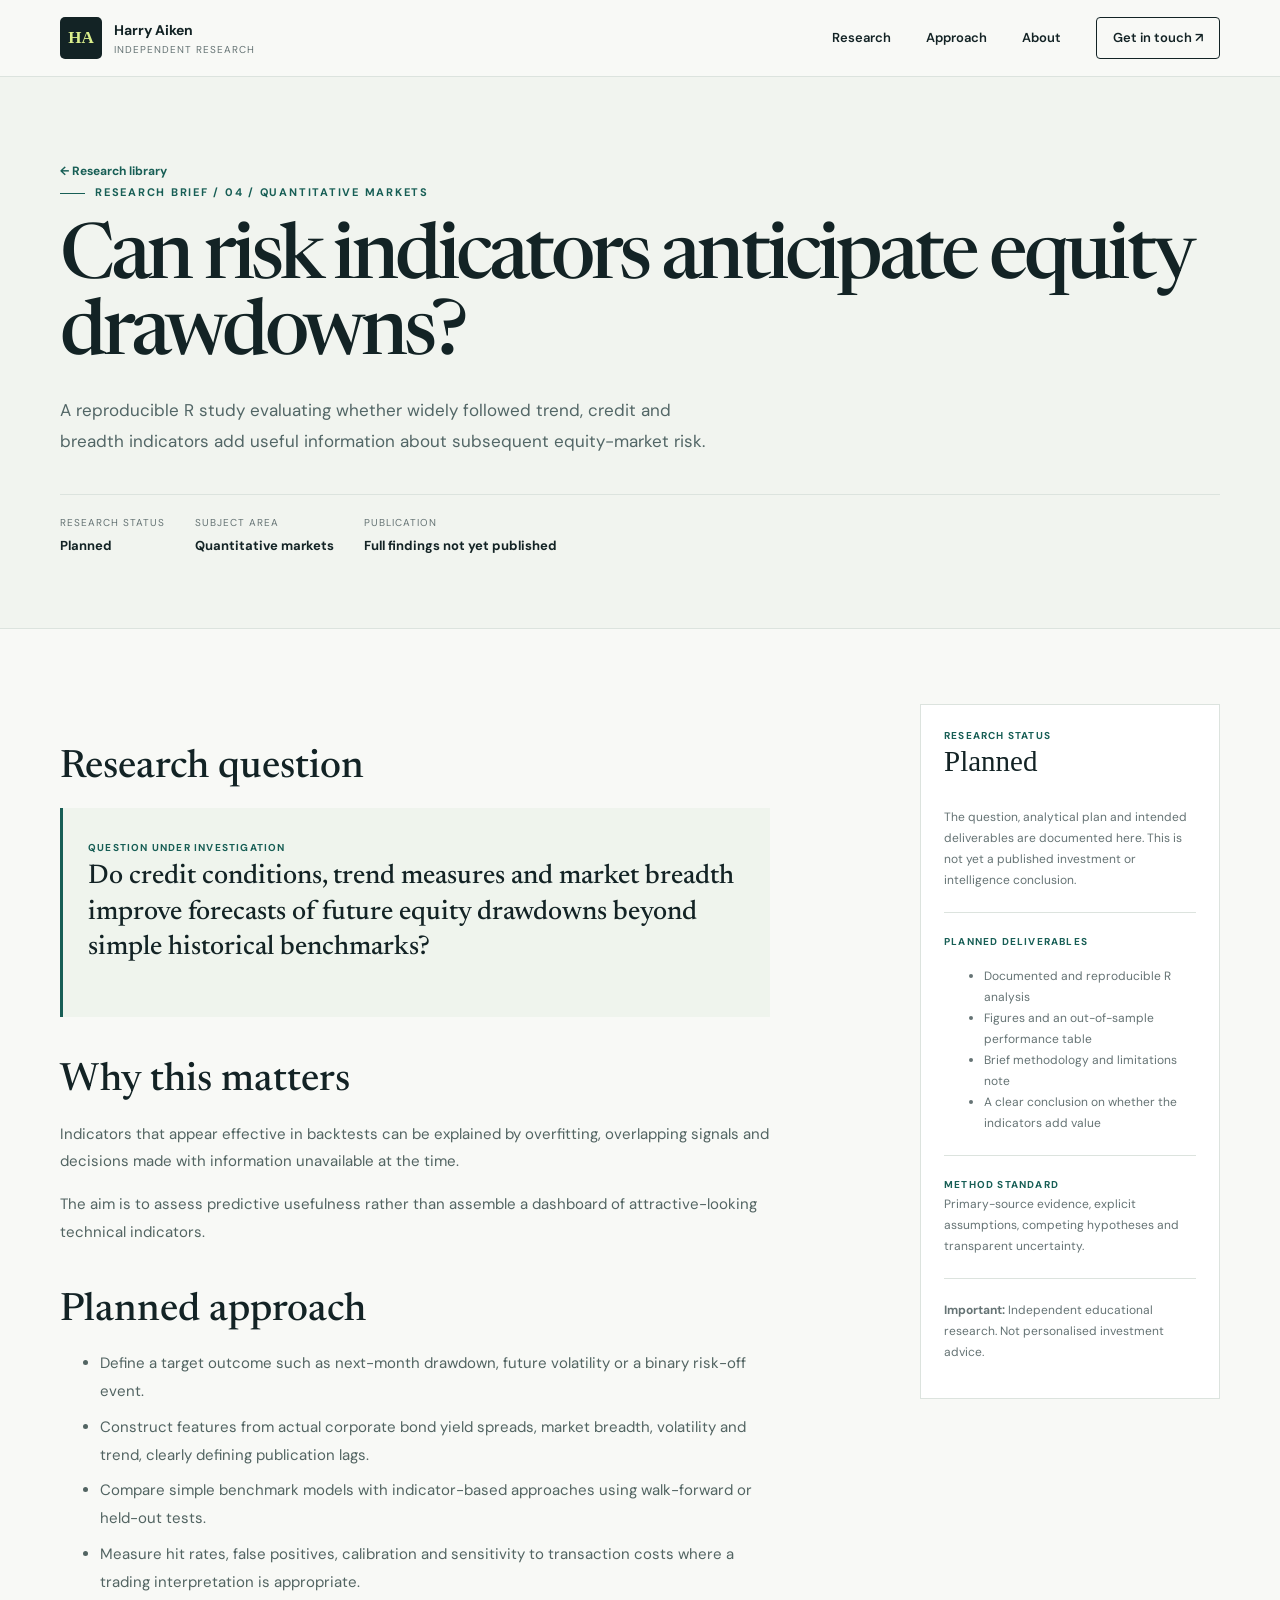
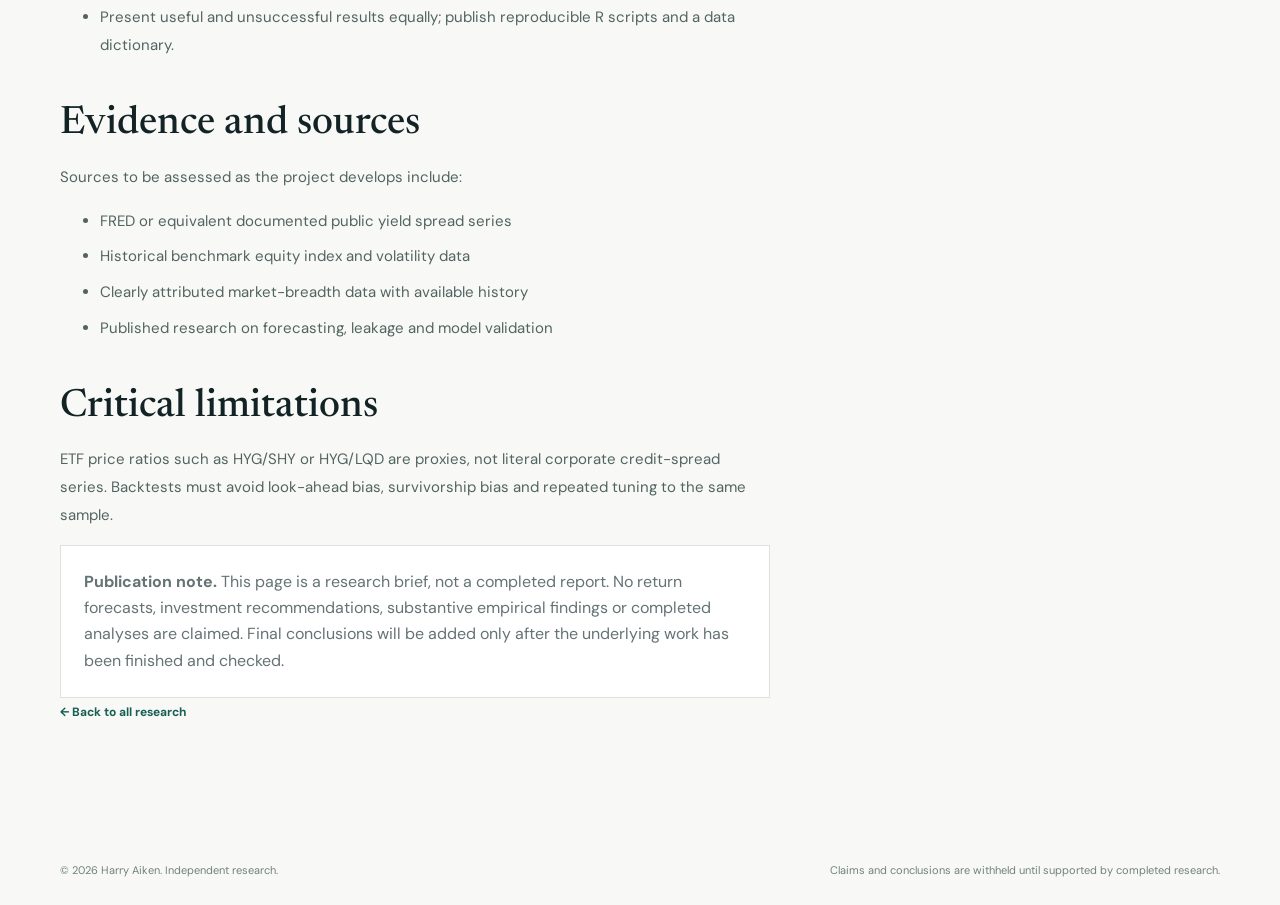
<file: projects/cross-asset-risk.html>
<!doctype html><html lang="en-GB"><head><meta charset="utf-8"><meta name="viewport" content="width=device-width,initial-scale=1"><meta name="theme-color" content="#f8f9f6"><meta name="description" content="A reproducible R study evaluating whether widely followed trend, credit and breadth indicators add useful information about subsequent equity-market risk."><title>Can risk indicators anticipate equity drawdowns? — Harry Aiken Research</title><link rel="icon" href="../assets/favicon.svg" type="image/svg+xml"><link rel="stylesheet" href="../assets/style.css"><script src="../assets/config.js" defer></script><script src="../assets/app.js" defer></script></head><body><a class="skip-link" href="#main">Skip to content</a><header class="site-header"><div class="container nav-wrap"><a class="brand" href="../index.html" aria-label="Harry Aiken, home"><span class="brand-mark" aria-hidden="true">HA</span><span><strong>Harry Aiken</strong><small>Independent Research</small></span></a><button class="menu-toggle" type="button" aria-label="Open navigation" aria-controls="site-nav" aria-expanded="false"><svg viewBox="0 0 24 24" fill="none" stroke="currentColor" stroke-width="1.6" stroke-linecap="round" aria-hidden="true"><path d="M4 7h16M4 12h16M4 17h16"/></svg></button><nav class="nav-links" id="site-nav" aria-label="Primary navigation"><a href="../index.html#research">Research</a><a href="../index.html#approach">Approach</a><a href="../index.html#about">About</a><a class="nav-cta" href="../index.html#contact">Get in touch ↗</a></nav></div></header>
<main id="main"><section class="project-hero"><div class="container"><a href="../index.html#research" class="breadcrumb">← Research library</a><div class="eyebrow">Research brief / 04 / Quantitative markets</div><h1>Can risk indicators anticipate equity drawdowns?</h1><p class="lede">A reproducible R study evaluating whether widely followed trend, credit and breadth indicators add useful information about subsequent equity-market risk.</p><div class="project-meta"><div><small>Research status</small><strong>Planned</strong></div><div><small>Subject area</small><strong>Quantitative markets</strong></div><div><small>Publication</small><strong>Full findings not yet published</strong></div></div></div></section>
<div class="container detail-layout"><article class="article-body"><h2>Research question</h2><div class="research-question"><small>Question under investigation</small><p>Do credit conditions, trend measures and market breadth improve forecasts of future equity drawdowns beyond simple historical benchmarks?</p></div><h2>Why this matters</h2><p>Indicators that appear effective in backtests can be explained by overfitting, overlapping signals and decisions made with information unavailable at the time.</p><p>The aim is to assess predictive usefulness rather than assemble a dashboard of attractive-looking technical indicators.</p><h2>Planned approach</h2><ul><li>Define a target outcome such as next-month drawdown, future volatility or a binary risk-off event.</li><li>Construct features from actual corporate bond yield spreads, market breadth, volatility and trend, clearly defining publication lags.</li><li>Compare simple benchmark models with indicator-based approaches using walk-forward or held-out tests.</li><li>Measure hit rates, false positives, calibration and sensitivity to transaction costs where a trading interpretation is appropriate.</li><li>Present useful and unsuccessful results equally; publish reproducible R scripts and a data dictionary.</li></ul><h2>Evidence and sources</h2><p>Sources to be assessed as the project develops include:</p><ul><li>FRED or equivalent documented public yield spread series</li><li>Historical benchmark equity index and volatility data</li><li>Clearly attributed market-breadth data with available history</li><li>Published research on forecasting, leakage and model validation</li></ul><h2>Critical limitations</h2><p>ETF price ratios such as HYG/SHY or HYG/LQD are proxies, not literal corporate credit-spread series. Backtests must avoid look-ahead bias, survivorship bias and repeated tuning to the same sample.</p><div class="note"><strong>Publication note.</strong> This page is a research brief, not a completed report. No return forecasts, investment recommendations, substantive empirical findings or completed analyses are claimed. Final conclusions will be added only after the underlying work has been finished and checked.</div><a class="back-link" href="../index.html#research">← Back to all research</a></article>
<aside class="detail-aside"><div class="aside-label">Research status</div><h3>Planned</h3><p>The question, analytical plan and intended deliverables are documented here. This is not yet a published investment or intelligence conclusion.</p><div class="aside-separator"></div><div class="aside-label">Planned deliverables</div><ul><li>Documented and reproducible R analysis</li><li>Figures and an out-of-sample performance table</li><li>Brief methodology and limitations note</li><li>A clear conclusion on whether the indicators add value</li></ul><div class="aside-separator"></div><div class="aside-label">Method standard</div><p>Primary-source evidence, explicit assumptions, competing hypotheses and transparent uncertainty.</p><div class="aside-separator"></div><p><strong>Important:</strong> Independent educational research. Not personalised investment advice.</p></aside></div></main>
<footer class="footer"><div class="container footer-inner"><div>© <span data-year>2026</span> Harry Aiken. Independent research.</div><div class="footer-note">Claims and conclusions are withheld until supported by completed research.</div></div></footer></body></html>
</file>
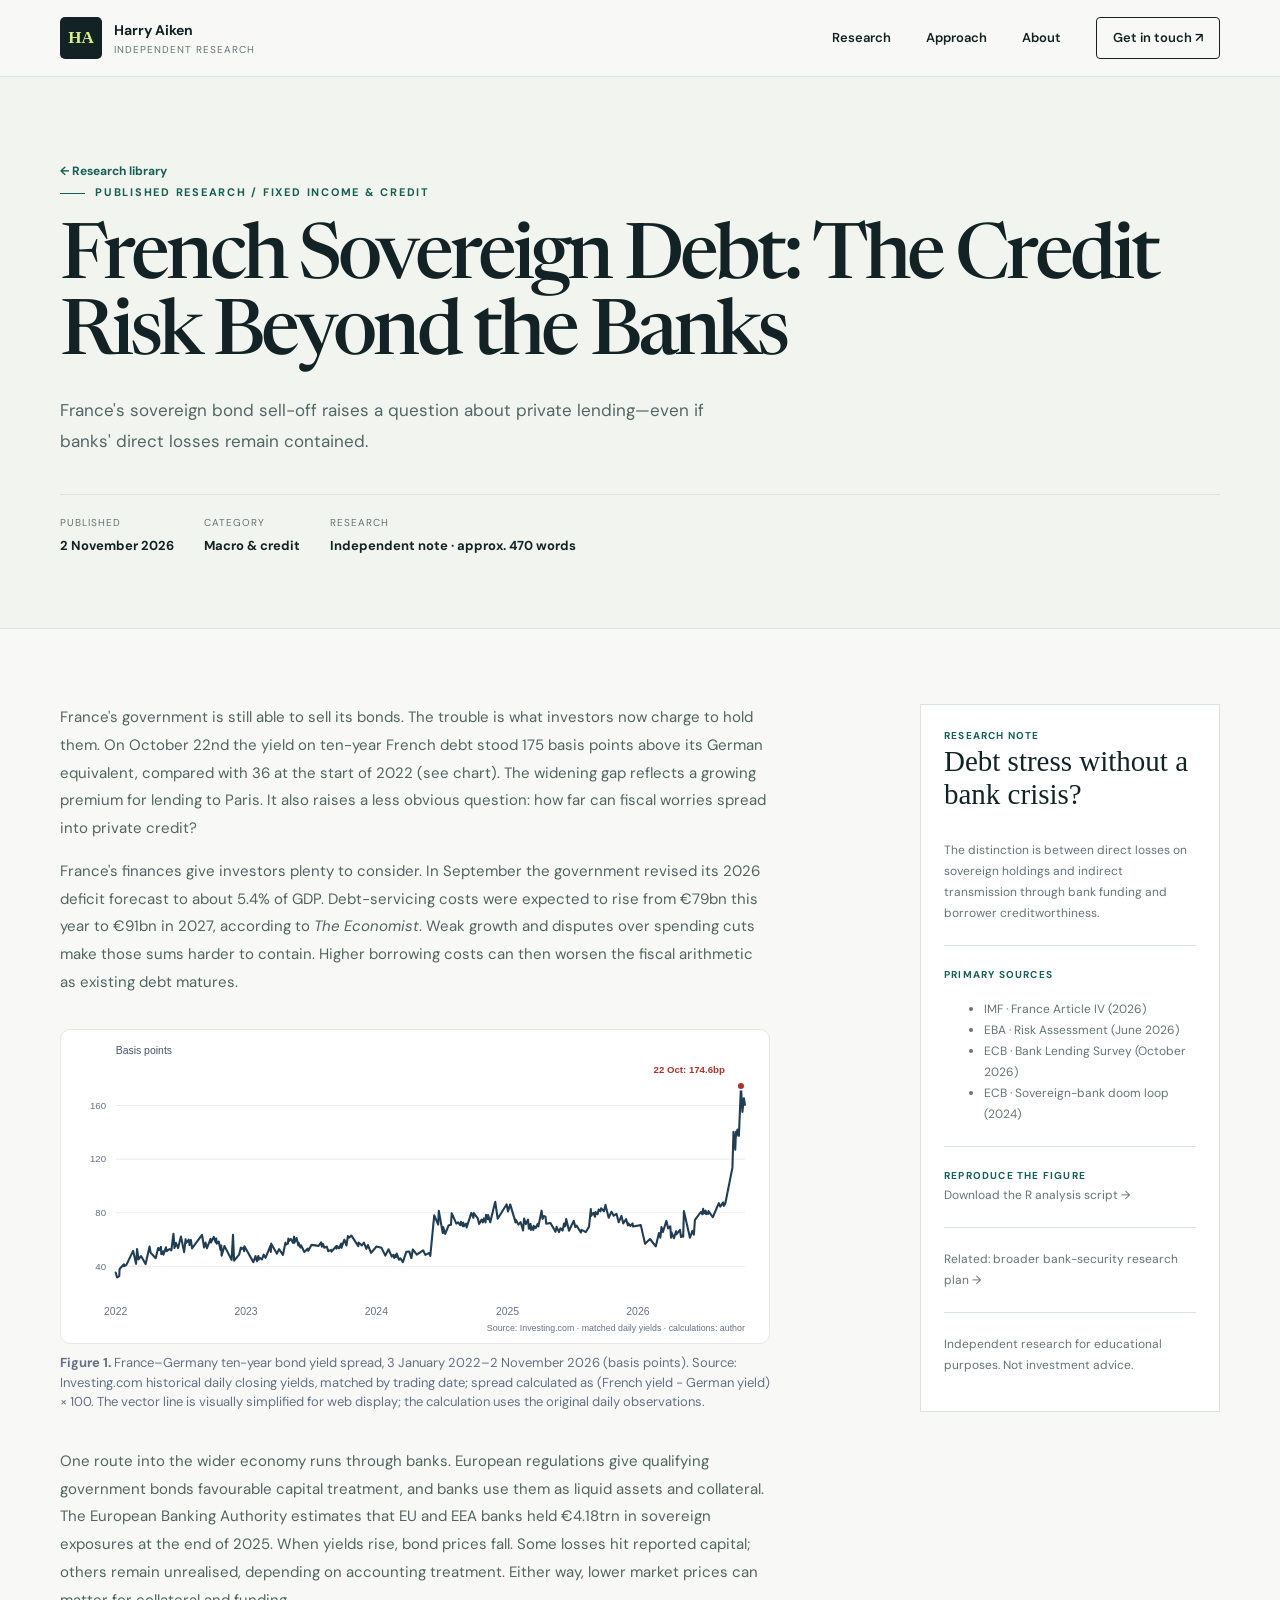
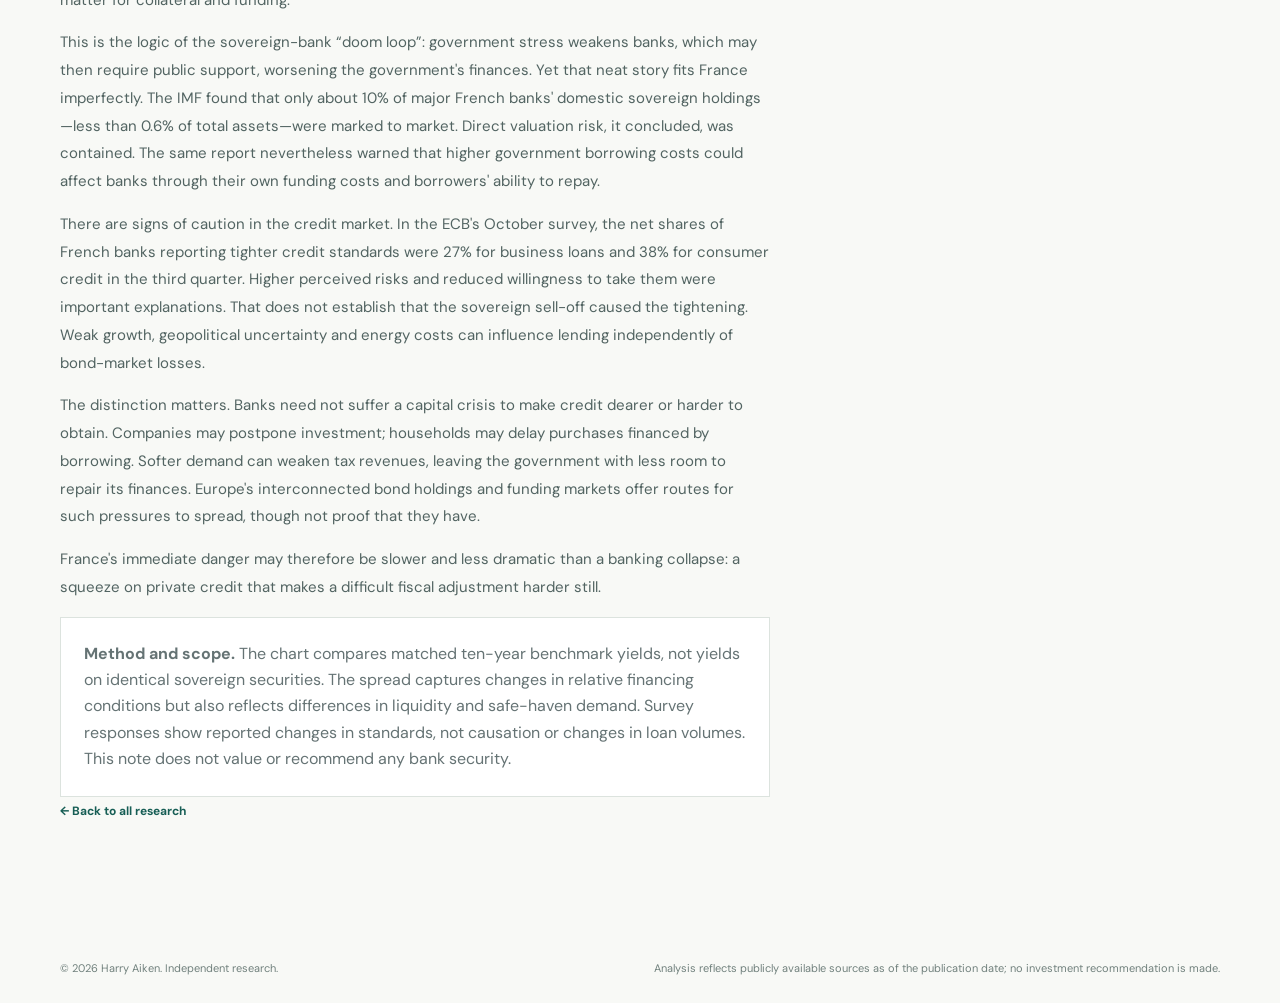
<file: projects/french-sovereign-credit.html>
<!doctype html>
<html lang="en-GB">
<head><meta charset="utf-8"><meta name="viewport" content="width=device-width,initial-scale=1">
<meta name="theme-color" content="#f8f9f6">
<meta name="description" content="An evidence-led look at why French sovereign borrowing pressures may reach private credit even when banks' direct bond losses remain contained.">
<meta property="og:title" content="French Sovereign Debt: The Credit Risk Beyond the Banks">
<title>French Sovereign Debt: The Credit Risk Beyond the Banks — Harry Aiken</title>
<link rel="icon" href="../assets/favicon.svg" type="image/svg+xml"><link rel="stylesheet" href="../assets/style.css">
<script src="../assets/config.js" defer></script><script src="../assets/app.js" defer></script></head>
<body><a class="skip-link" href="#main">Skip to content</a>
<header class="site-header"><div class="container nav-wrap"><a class="brand" href="../index.html" aria-label="Harry Aiken, home"><span class="brand-mark" aria-hidden="true">HA</span><span><strong>Harry Aiken</strong><small>Independent Research</small></span></a>
<button class="menu-toggle" type="button" aria-label="Open navigation" aria-controls="site-nav" aria-expanded="false"><svg viewBox="0 0 24 24" fill="none" stroke="currentColor" stroke-width="1.6" stroke-linecap="round" aria-hidden="true"><path d="M4 7h16M4 12h16M4 17h16"/></svg></button>
<nav class="nav-links" id="site-nav" aria-label="Primary navigation"><a href="../index.html#research">Research</a><a href="../index.html#approach">Approach</a><a href="../index.html#about">About</a><a class="nav-cta" href="../index.html#contact">Get in touch ↗</a></nav></div></header>
<main id="main"><section class="project-hero"><div class="container"><a href="../index.html#research" class="breadcrumb">← Research library</a>
<div class="eyebrow">Published research / Fixed income &amp; credit</div>
<h1>French Sovereign Debt: The Credit Risk Beyond the Banks</h1>
<p class="lede">France's sovereign bond sell-off raises a question about private lending—even if banks' direct losses remain contained.</p>
<div class="project-meta"><div><small>Published</small><strong>2 November 2026</strong></div><div><small>Category</small><strong>Macro &amp; credit</strong></div><div><small>Research</small><strong>Independent note · approx. 470 words</strong></div></div>
</div></section>
<div class="container detail-layout"><article class="article-body">
<p>France's government is still able to sell its bonds. The trouble is what investors now charge to hold them. On October 22nd the yield on ten-year French debt stood 175 basis points above its German equivalent, compared with 36 at the start of 2022 (see chart). The widening gap reflects a growing premium for lending to Paris. It also raises a less obvious question: how far can fiscal worries spread into private credit?</p>
<p>France's finances give investors plenty to consider. In September the government revised its 2026 deficit forecast to about 5.4% of GDP. Debt-servicing costs were expected to rise from €79bn this year to €91bn in 2027, according to <a href="https://www.economist.com/europe/2026/09/30/bond-markets-whack-france-for-fiscal-irresponsibility"><em>The Economist</em></a>. Weak growth and disputes over spending cuts make those sums harder to contain. Higher borrowing costs can then worsen the fiscal arithmetic as existing debt matures.</p>
<figure style="margin:32px 0 36px"><img src="../assets/france-sovereign-spread.svg" alt="Daily spread between French and German ten-year government-bond yields, 2022 to November 2026. It rises from 35.5 basis points to 160.5, with a peak of 174.6 in October." style="display:block;width:100%;height:auto;background:white;border:1px solid #e5e7eb;border-radius:10px;padding:8px"><figcaption style="font-size:13px;line-height:1.5;color:#667085;margin-top:9px"><strong>Figure 1.</strong> France–Germany ten-year bond yield spread, 3 January 2022–2 November 2026 (basis points). Source: Investing.com historical daily closing yields, matched by trading date; spread calculated as (French yield − German yield) × 100. The vector line is visually simplified for web display; the calculation uses the original daily observations.</figcaption></figure>
<p>One route into the wider economy runs through banks. European regulations give qualifying government bonds favourable capital treatment, and banks use them as liquid assets and collateral. The <a href="https://www.eba.europa.eu/publications-and-media/publications/risk-assessment-report-june-2026">European Banking Authority</a> estimates that EU and EEA banks held €4.18trn in sovereign exposures at the end of 2025. When yields rise, bond prices fall. Some losses hit reported capital; others remain unrealised, depending on accounting treatment. Either way, lower market prices can matter for collateral and funding.</p>
<p>This is the logic of the sovereign-bank “doom loop”: government stress weakens banks, which may then require public support, worsening the government's finances. Yet that neat story fits France imperfectly. The <a href="https://www.elibrary.imf.org/view/journals/002/2026/187/article-A001-en.xml">IMF</a> found that only about 10% of major French banks' domestic sovereign holdings—less than 0.6% of total assets—were marked to market. Direct valuation risk, it concluded, was contained. The same report nevertheless warned that higher government borrowing costs could affect banks through their own funding costs and borrowers' ability to repay.</p>
<p>There are signs of caution in the credit market. In the <a href="https://www.ecb.europa.eu/stats/ecb_surveys/bank_lending_survey/html/ecb.blssurvey2026q3~c6a731e213.en.html">ECB's October survey</a>, the net shares of French banks reporting tighter credit standards were 27% for business loans and 38% for consumer credit in the third quarter. Higher perceived risks and reduced willingness to take them were important explanations. That does not establish that the sovereign sell-off caused the tightening. Weak growth, geopolitical uncertainty and energy costs can influence lending independently of bond-market losses.</p>
<p>The distinction matters. Banks need not suffer a capital crisis to make credit dearer or harder to obtain. Companies may postpone investment; households may delay purchases financed by borrowing. Softer demand can weaken tax revenues, leaving the government with less room to repair its finances. Europe's interconnected bond holdings and funding markets offer routes for such pressures to spread, though not proof that they have.</p>
<p>France's immediate danger may therefore be slower and less dramatic than a banking collapse: a squeeze on private credit that makes a difficult fiscal adjustment harder still.</p>
<div class="note"><strong>Method and scope.</strong> The chart compares matched ten-year benchmark yields, not yields on identical sovereign securities. The spread captures changes in relative financing conditions but also reflects differences in liquidity and safe-haven demand. Survey responses show reported changes in standards, not causation or changes in loan volumes. This note does not value or recommend any bank security.</div>
<a class="back-link" href="../index.html#research">← Back to all research</a>
</article>
<aside class="detail-aside"><div class="aside-label">Research note</div><h3>Debt stress without a bank crisis?</h3><p>The distinction is between direct losses on sovereign holdings and indirect transmission through bank funding and borrower creditworthiness.</p>
<div class="aside-separator"></div><div class="aside-label">Primary sources</div><ul>
<li><a href="https://www.elibrary.imf.org/view/journals/002/2026/187/article-A001-en.xml">IMF · France Article IV (2026)</a></li>
<li><a href="https://www.eba.europa.eu/publications-and-media/publications/risk-assessment-report-june-2026">EBA · Risk Assessment (June 2026)</a></li>
<li><a href="https://www.ecb.europa.eu/stats/ecb_surveys/bank_lending_survey/html/ecb.blssurvey2026q3~c6a731e213.en.html">ECB · Bank Lending Survey (October 2026)</a></li>
<li><a href="https://www.ecb.europa.eu/press/research-publications/resbull/2024/html/ecb.rb241216~56e9933c88.en.html">ECB · Sovereign-bank doom loop (2024)</a></li></ul>
<div class="aside-separator"></div><div class="aside-label">Reproduce the figure</div><p><a href="../research/france_sovereign_spread.R" download>Download the R analysis script →</a></p><div class="aside-separator"></div><p><a href="french-sovereign-risk.html">Related: broader bank-security research plan →</a></p>
<div class="aside-separator"></div><p>Independent research for educational purposes. Not investment advice.</p></aside></div></main>
<footer class="footer"><div class="container footer-inner"><div>© <span data-year>2026</span> Harry Aiken. Independent research.</div><div class="footer-note">Analysis reflects publicly available sources as of the publication date; no investment recommendation is made.</div></div></footer></body></html>
</file>
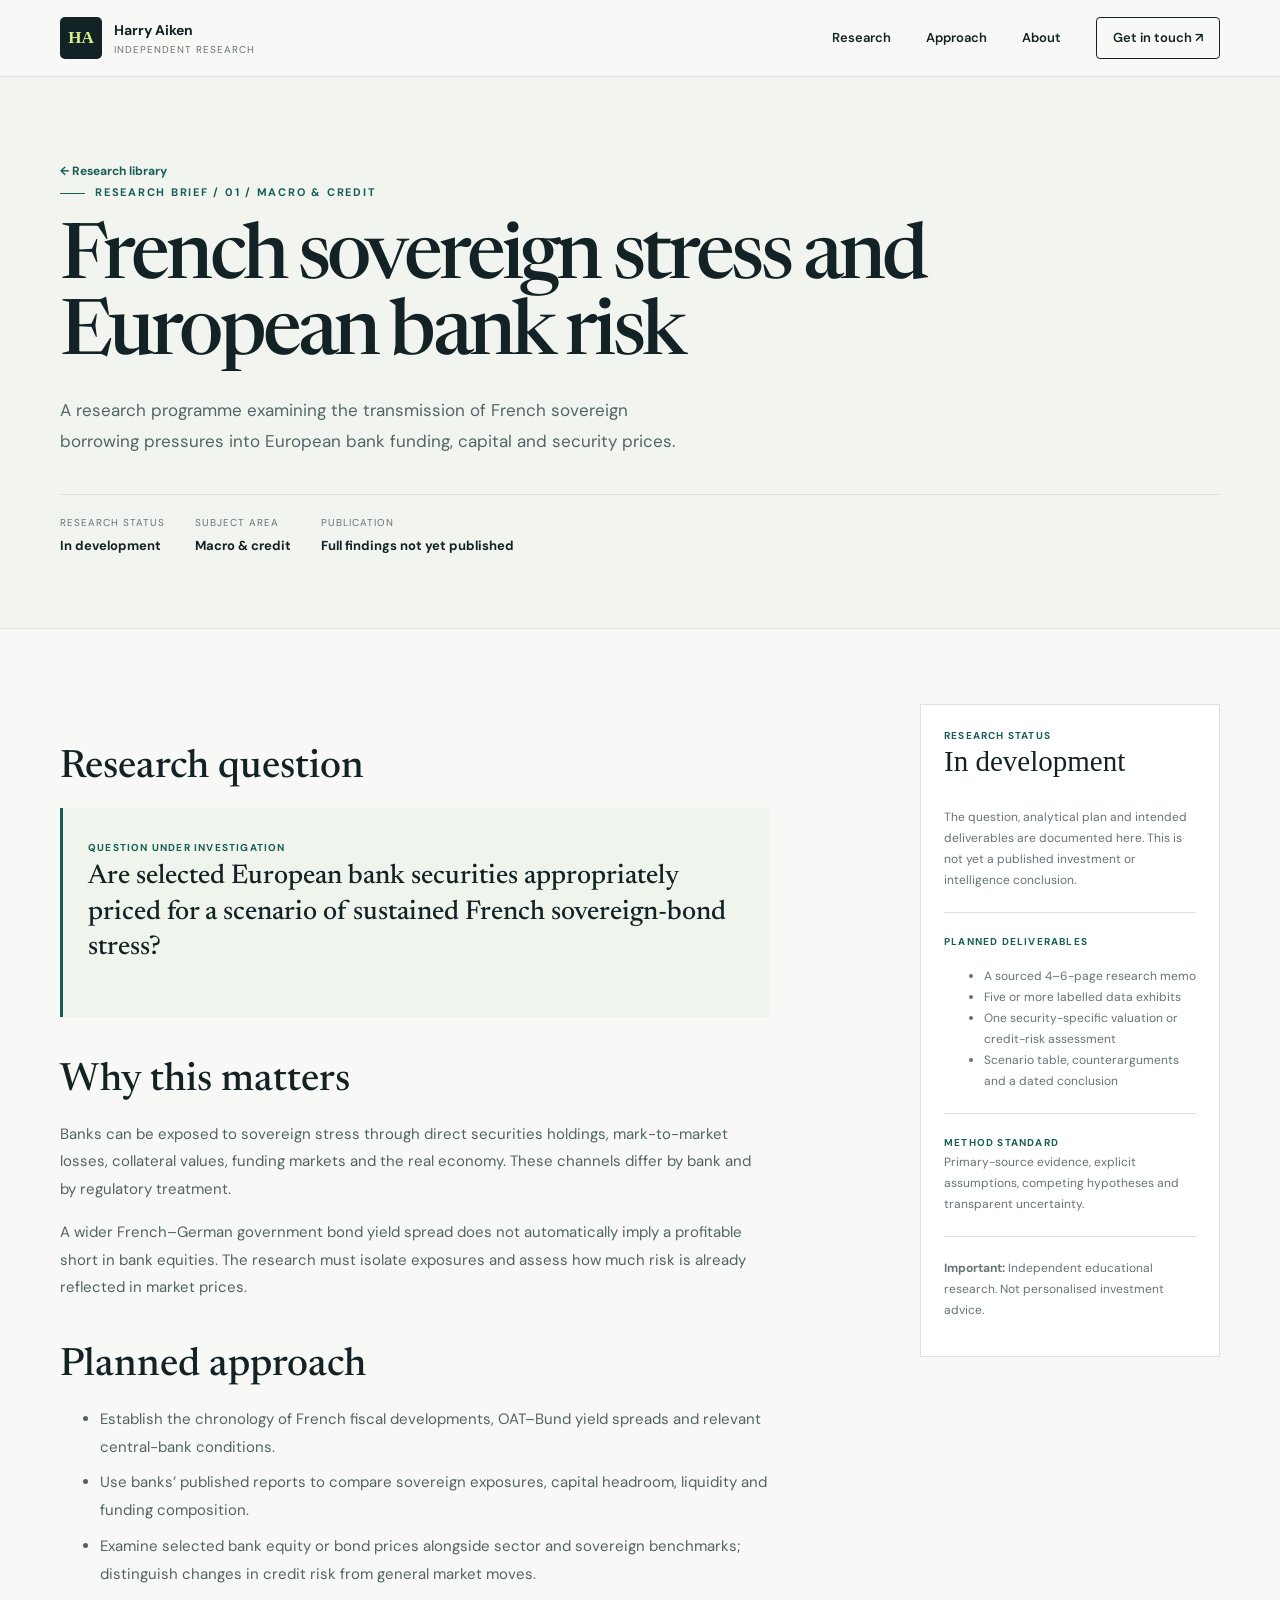
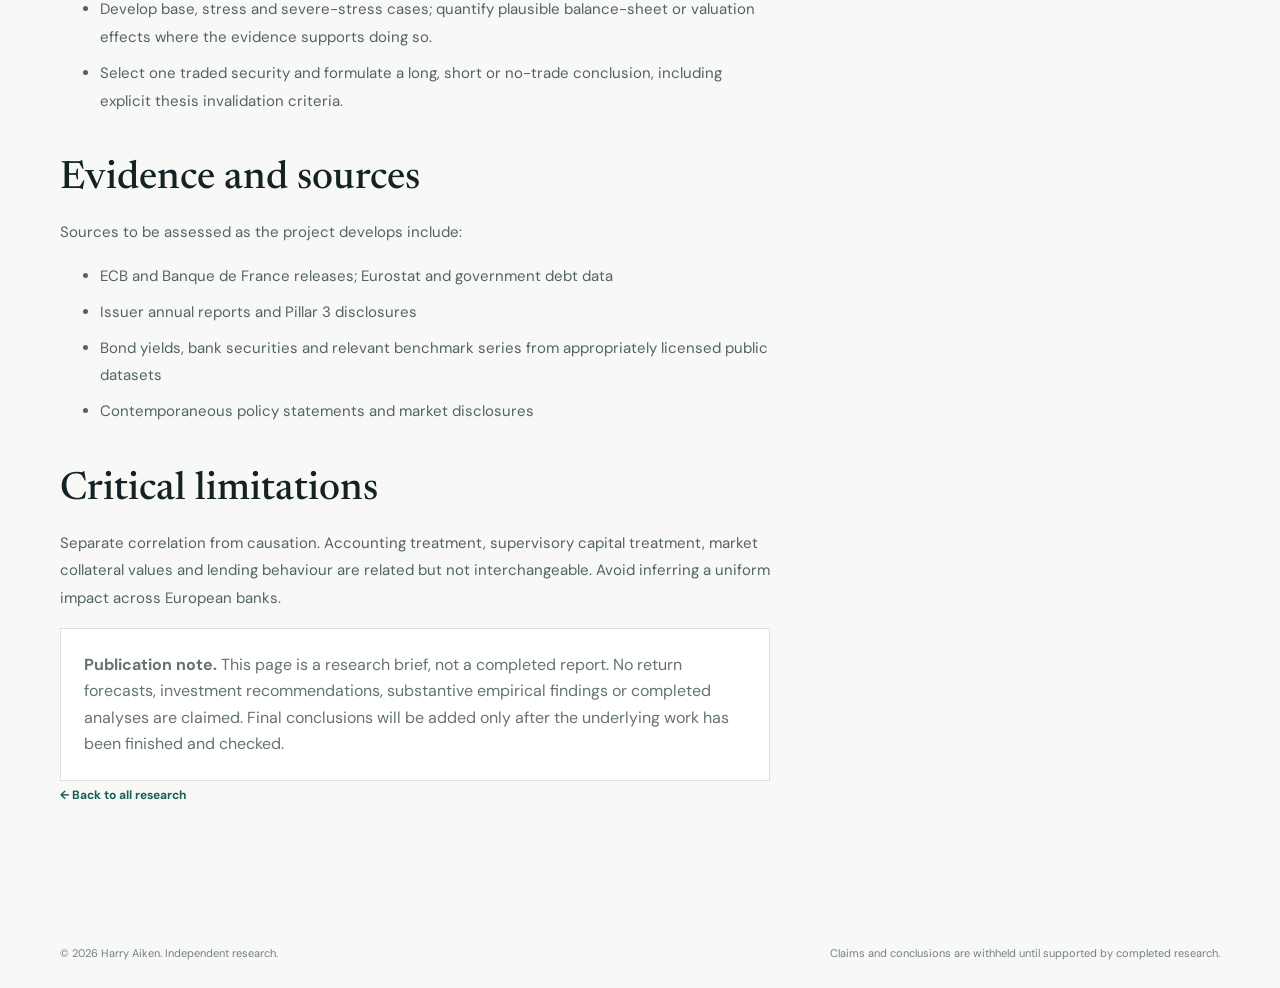
<file: projects/french-sovereign-risk.html>
<!doctype html><html lang="en-GB"><head><meta charset="utf-8"><meta name="viewport" content="width=device-width,initial-scale=1"><meta name="theme-color" content="#f8f9f6"><meta name="description" content="A research programme examining the transmission of French sovereign borrowing pressures into European bank funding, capital and security prices."><title>French sovereign stress and European bank risk — Harry Aiken Research</title><link rel="icon" href="../assets/favicon.svg" type="image/svg+xml"><link rel="stylesheet" href="../assets/style.css"><script src="../assets/config.js" defer></script><script src="../assets/app.js" defer></script></head><body><a class="skip-link" href="#main">Skip to content</a><header class="site-header"><div class="container nav-wrap"><a class="brand" href="../index.html" aria-label="Harry Aiken, home"><span class="brand-mark" aria-hidden="true">HA</span><span><strong>Harry Aiken</strong><small>Independent Research</small></span></a><button class="menu-toggle" type="button" aria-label="Open navigation" aria-controls="site-nav" aria-expanded="false"><svg viewBox="0 0 24 24" fill="none" stroke="currentColor" stroke-width="1.6" stroke-linecap="round" aria-hidden="true"><path d="M4 7h16M4 12h16M4 17h16"/></svg></button><nav class="nav-links" id="site-nav" aria-label="Primary navigation"><a href="../index.html#research">Research</a><a href="../index.html#approach">Approach</a><a href="../index.html#about">About</a><a class="nav-cta" href="../index.html#contact">Get in touch ↗</a></nav></div></header>
<main id="main"><section class="project-hero"><div class="container"><a href="../index.html#research" class="breadcrumb">← Research library</a><div class="eyebrow">Research brief / 01 / Macro &amp; credit</div><h1>French sovereign stress and European bank risk</h1><p class="lede">A research programme examining the transmission of French sovereign borrowing pressures into European bank funding, capital and security prices.</p><div class="project-meta"><div><small>Research status</small><strong>In development</strong></div><div><small>Subject area</small><strong>Macro &amp; credit</strong></div><div><small>Publication</small><strong>Full findings not yet published</strong></div></div></div></section>
<div class="container detail-layout"><article class="article-body"><h2>Research question</h2><div class="research-question"><small>Question under investigation</small><p>Are selected European bank securities appropriately priced for a scenario of sustained French sovereign-bond stress?</p></div><h2>Why this matters</h2><p>Banks can be exposed to sovereign stress through direct securities holdings, mark-to-market losses, collateral values, funding markets and the real economy. These channels differ by bank and by regulatory treatment.</p><p>A wider French–German government bond yield spread does not automatically imply a profitable short in bank equities. The research must isolate exposures and assess how much risk is already reflected in market prices.</p><h2>Planned approach</h2><ul><li>Establish the chronology of French fiscal developments, OAT–Bund yield spreads and relevant central-bank conditions.</li><li>Use banks’ published reports to compare sovereign exposures, capital headroom, liquidity and funding composition.</li><li>Examine selected bank equity or bond prices alongside sector and sovereign benchmarks; distinguish changes in credit risk from general market moves.</li><li>Develop base, stress and severe-stress cases; quantify plausible balance-sheet or valuation effects where the evidence supports doing so.</li><li>Select one traded security and formulate a long, short or no-trade conclusion, including explicit thesis invalidation criteria.</li></ul><h2>Evidence and sources</h2><p>Sources to be assessed as the project develops include:</p><ul><li>ECB and Banque de France releases; Eurostat and government debt data</li><li>Issuer annual reports and Pillar 3 disclosures</li><li>Bond yields, bank securities and relevant benchmark series from appropriately licensed public datasets</li><li>Contemporaneous policy statements and market disclosures</li></ul><h2>Critical limitations</h2><p>Separate correlation from causation. Accounting treatment, supervisory capital treatment, market collateral values and lending behaviour are related but not interchangeable. Avoid inferring a uniform impact across European banks.</p><div class="note"><strong>Publication note.</strong> This page is a research brief, not a completed report. No return forecasts, investment recommendations, substantive empirical findings or completed analyses are claimed. Final conclusions will be added only after the underlying work has been finished and checked.</div><a class="back-link" href="../index.html#research">← Back to all research</a></article>
<aside class="detail-aside"><div class="aside-label">Research status</div><h3>In development</h3><p>The question, analytical plan and intended deliverables are documented here. This is not yet a published investment or intelligence conclusion.</p><div class="aside-separator"></div><div class="aside-label">Planned deliverables</div><ul><li>A sourced 4–6-page research memo</li><li>Five or more labelled data exhibits</li><li>One security-specific valuation or credit-risk assessment</li><li>Scenario table, counterarguments and a dated conclusion</li></ul><div class="aside-separator"></div><div class="aside-label">Method standard</div><p>Primary-source evidence, explicit assumptions, competing hypotheses and transparent uncertainty.</p><div class="aside-separator"></div><p><strong>Important:</strong> Independent educational research. Not personalised investment advice.</p></aside></div></main>
<footer class="footer"><div class="container footer-inner"><div>© <span data-year>2026</span> Harry Aiken. Independent research.</div><div class="footer-note">Claims and conclusions are withheld until supported by completed research.</div></div></footer></body></html>
</file>
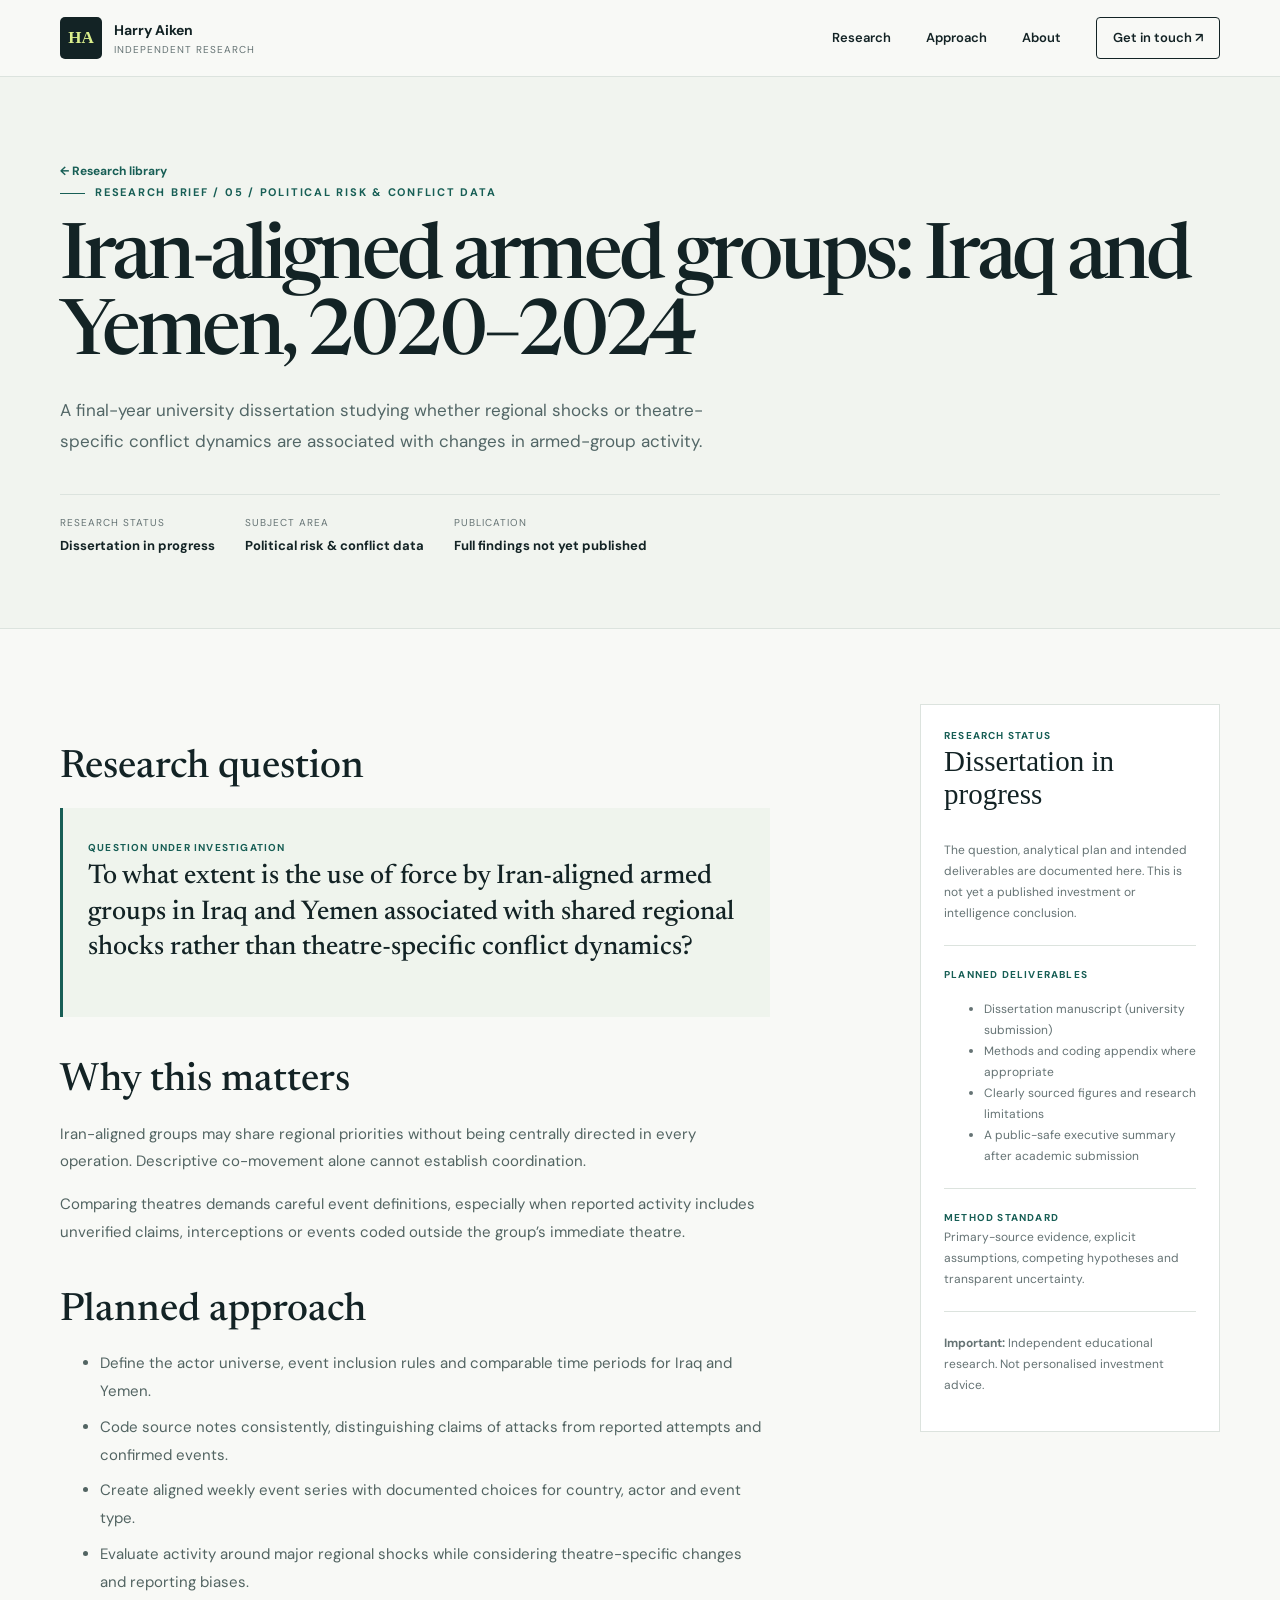
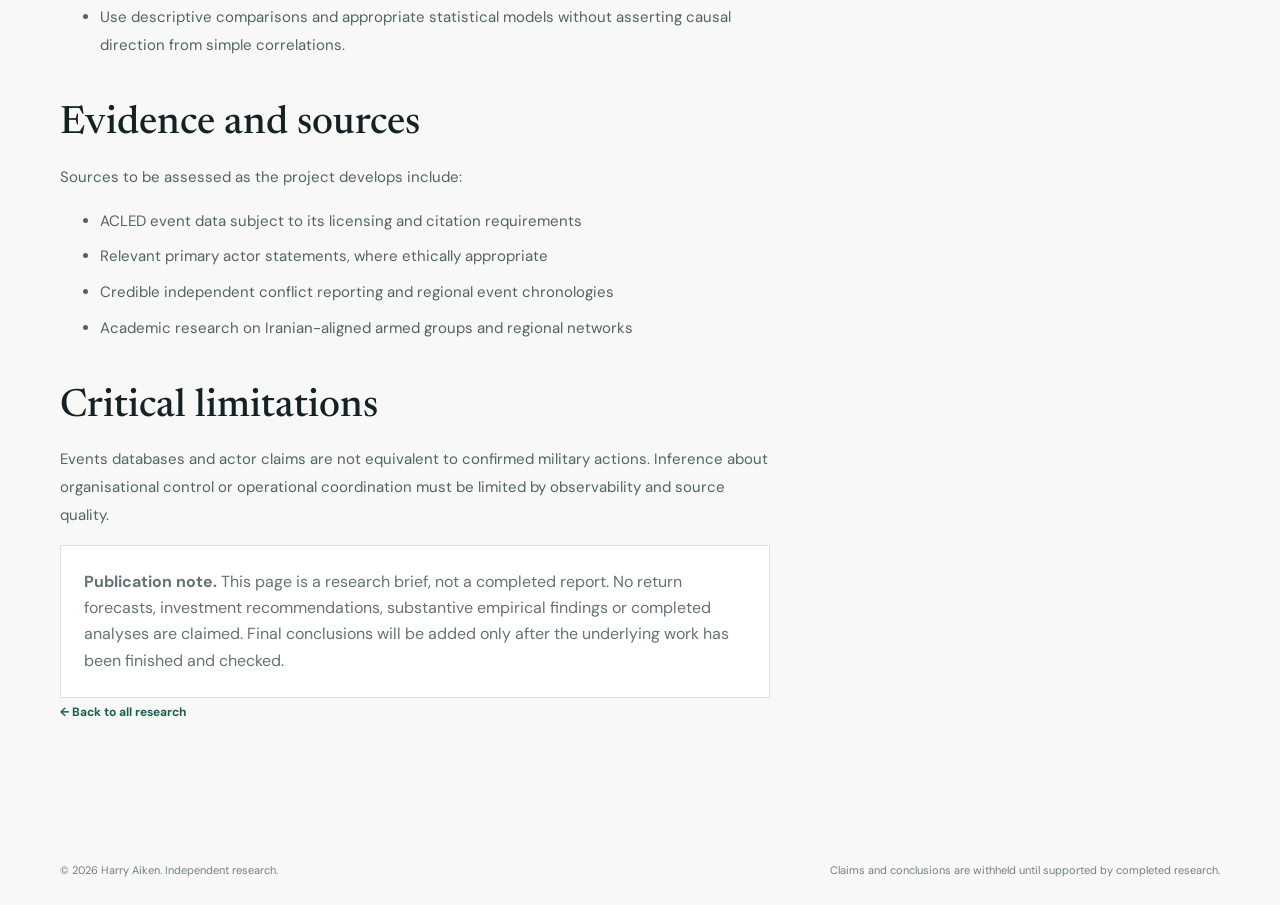
<file: projects/iraq-yemen.html>
<!doctype html><html lang="en-GB"><head><meta charset="utf-8"><meta name="viewport" content="width=device-width,initial-scale=1"><meta name="theme-color" content="#f8f9f6"><meta name="description" content="A final-year university dissertation studying whether regional shocks or theatre-specific conflict dynamics are associated with changes in armed-group activity."><title>Iran-aligned armed groups: Iraq and Yemen, 2020–2024 — Harry Aiken Research</title><link rel="icon" href="../assets/favicon.svg" type="image/svg+xml"><link rel="stylesheet" href="../assets/style.css"><script src="../assets/config.js" defer></script><script src="../assets/app.js" defer></script></head><body><a class="skip-link" href="#main">Skip to content</a><header class="site-header"><div class="container nav-wrap"><a class="brand" href="../index.html" aria-label="Harry Aiken, home"><span class="brand-mark" aria-hidden="true">HA</span><span><strong>Harry Aiken</strong><small>Independent Research</small></span></a><button class="menu-toggle" type="button" aria-label="Open navigation" aria-controls="site-nav" aria-expanded="false"><svg viewBox="0 0 24 24" fill="none" stroke="currentColor" stroke-width="1.6" stroke-linecap="round" aria-hidden="true"><path d="M4 7h16M4 12h16M4 17h16"/></svg></button><nav class="nav-links" id="site-nav" aria-label="Primary navigation"><a href="../index.html#research">Research</a><a href="../index.html#approach">Approach</a><a href="../index.html#about">About</a><a class="nav-cta" href="../index.html#contact">Get in touch ↗</a></nav></div></header>
<main id="main"><section class="project-hero"><div class="container"><a href="../index.html#research" class="breadcrumb">← Research library</a><div class="eyebrow">Research brief / 05 / Political risk &amp; conflict data</div><h1>Iran-aligned armed groups: Iraq and Yemen, 2020–2024</h1><p class="lede">A final-year university dissertation studying whether regional shocks or theatre-specific conflict dynamics are associated with changes in armed-group activity.</p><div class="project-meta"><div><small>Research status</small><strong>Dissertation in progress</strong></div><div><small>Subject area</small><strong>Political risk &amp; conflict data</strong></div><div><small>Publication</small><strong>Full findings not yet published</strong></div></div></div></section>
<div class="container detail-layout"><article class="article-body"><h2>Research question</h2><div class="research-question"><small>Question under investigation</small><p>To what extent is the use of force by Iran-aligned armed groups in Iraq and Yemen associated with shared regional shocks rather than theatre-specific conflict dynamics?</p></div><h2>Why this matters</h2><p>Iran-aligned groups may share regional priorities without being centrally directed in every operation. Descriptive co-movement alone cannot establish coordination.</p><p>Comparing theatres demands careful event definitions, especially when reported activity includes unverified claims, interceptions or events coded outside the group’s immediate theatre.</p><h2>Planned approach</h2><ul><li>Define the actor universe, event inclusion rules and comparable time periods for Iraq and Yemen.</li><li>Code source notes consistently, distinguishing claims of attacks from reported attempts and confirmed events.</li><li>Create aligned weekly event series with documented choices for country, actor and event type.</li><li>Evaluate activity around major regional shocks while considering theatre-specific changes and reporting biases.</li><li>Use descriptive comparisons and appropriate statistical models without asserting causal direction from simple correlations.</li></ul><h2>Evidence and sources</h2><p>Sources to be assessed as the project develops include:</p><ul><li>ACLED event data subject to its licensing and citation requirements</li><li>Relevant primary actor statements, where ethically appropriate</li><li>Credible independent conflict reporting and regional event chronologies</li><li>Academic research on Iranian-aligned armed groups and regional networks</li></ul><h2>Critical limitations</h2><p>Events databases and actor claims are not equivalent to confirmed military actions. Inference about organisational control or operational coordination must be limited by observability and source quality.</p><div class="note"><strong>Publication note.</strong> This page is a research brief, not a completed report. No return forecasts, investment recommendations, substantive empirical findings or completed analyses are claimed. Final conclusions will be added only after the underlying work has been finished and checked.</div><a class="back-link" href="../index.html#research">← Back to all research</a></article>
<aside class="detail-aside"><div class="aside-label">Research status</div><h3>Dissertation in progress</h3><p>The question, analytical plan and intended deliverables are documented here. This is not yet a published investment or intelligence conclusion.</p><div class="aside-separator"></div><div class="aside-label">Planned deliverables</div><ul><li>Dissertation manuscript (university submission)</li><li>Methods and coding appendix where appropriate</li><li>Clearly sourced figures and research limitations</li><li>A public-safe executive summary after academic submission</li></ul><div class="aside-separator"></div><div class="aside-label">Method standard</div><p>Primary-source evidence, explicit assumptions, competing hypotheses and transparent uncertainty.</p><div class="aside-separator"></div><p><strong>Important:</strong> Independent educational research. Not personalised investment advice.</p></aside></div></main>
<footer class="footer"><div class="container footer-inner"><div>© <span data-year>2026</span> Harry Aiken. Independent research.</div><div class="footer-note">Claims and conclusions are withheld until supported by completed research.</div></div></footer></body></html>
</file>
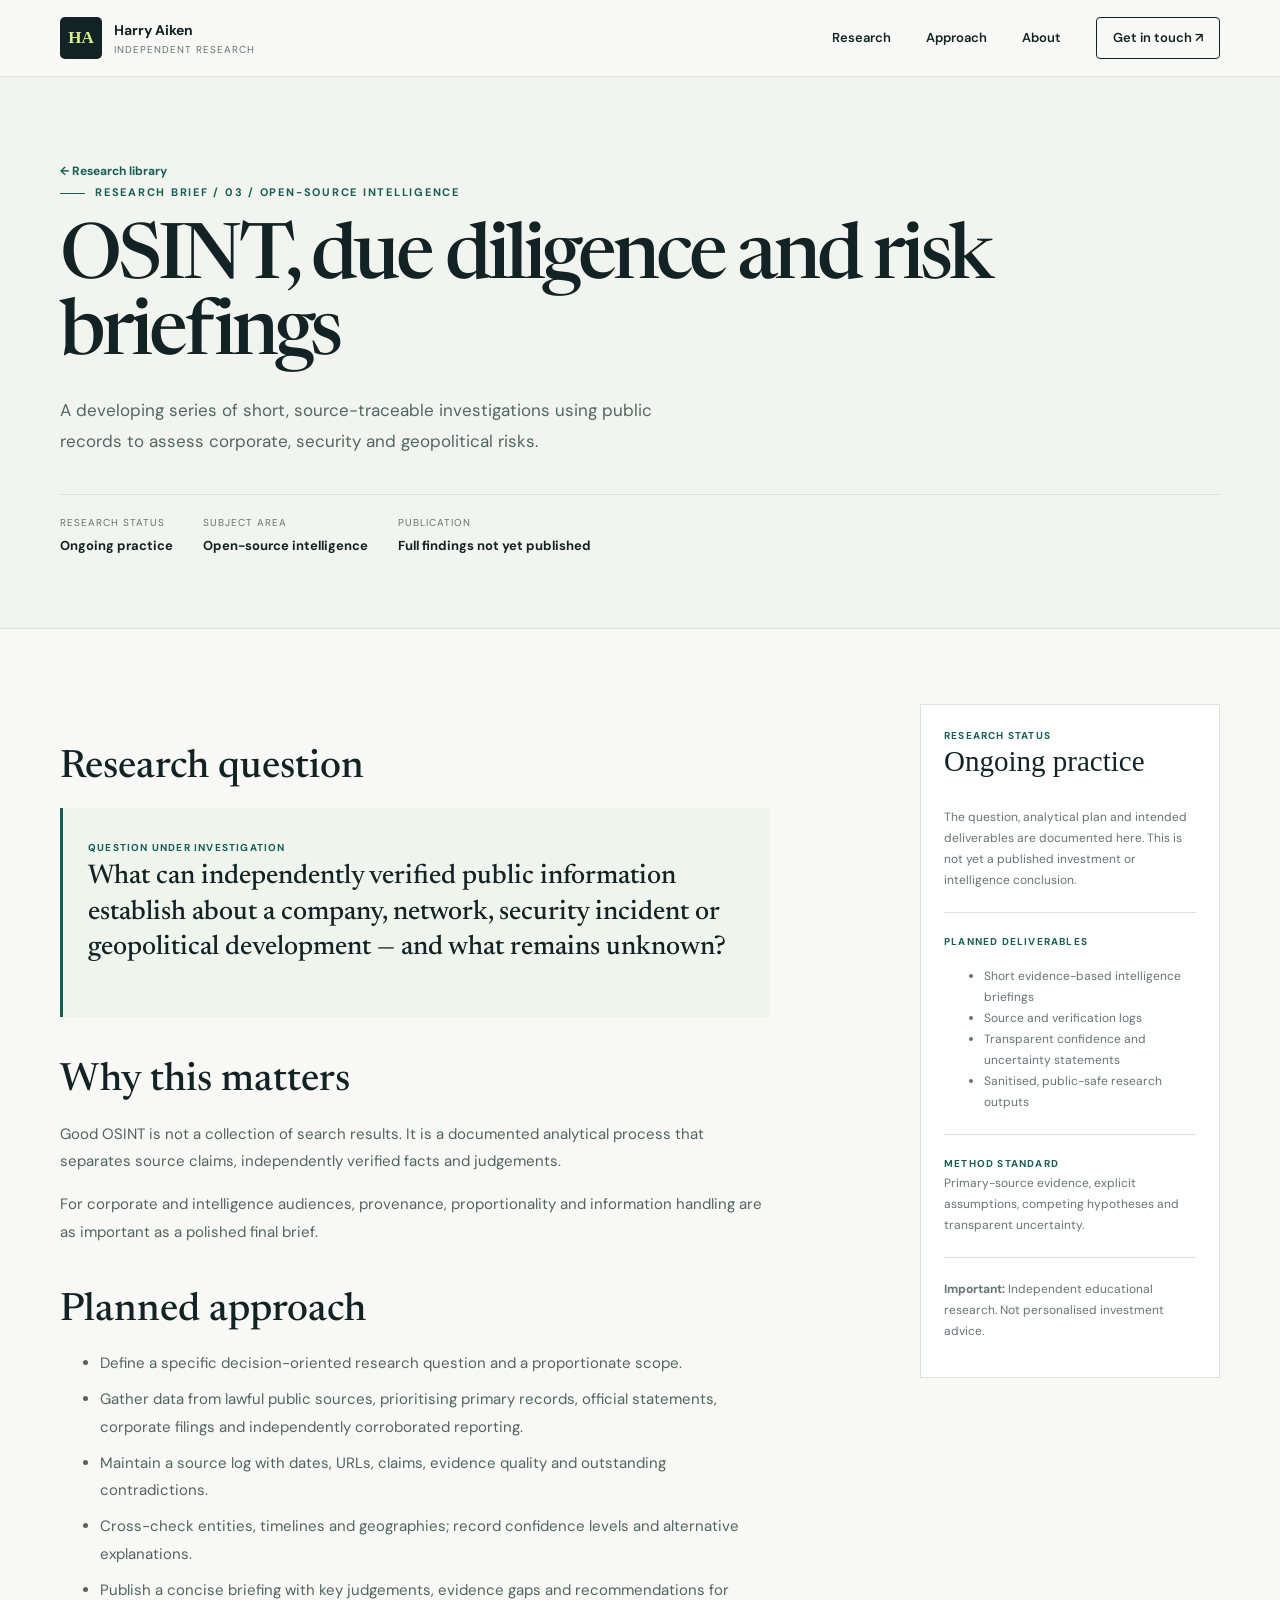
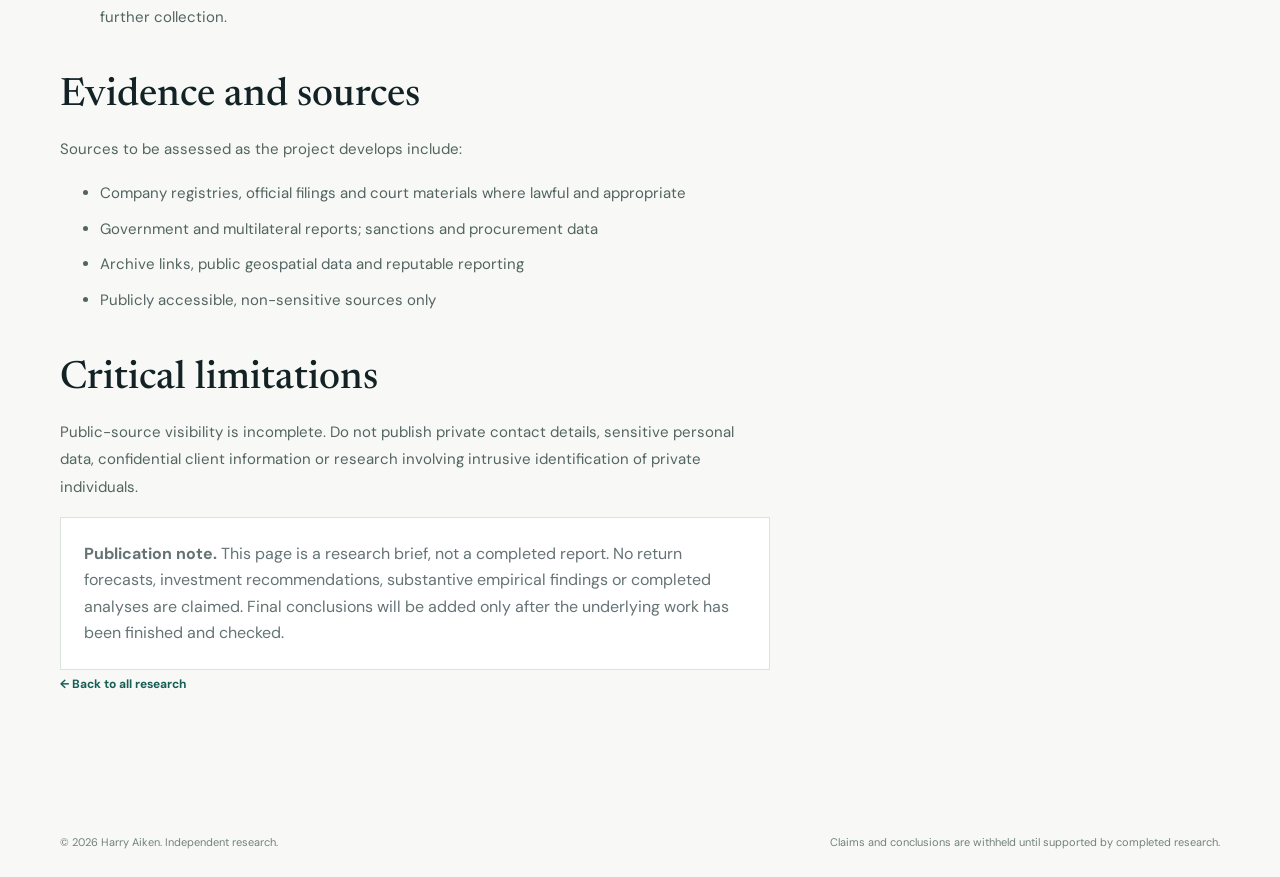
<file: projects/osint.html>
<!doctype html><html lang="en-GB"><head><meta charset="utf-8"><meta name="viewport" content="width=device-width,initial-scale=1"><meta name="theme-color" content="#f8f9f6"><meta name="description" content="A developing series of short, source-traceable investigations using public records to assess corporate, security and geopolitical risks."><title>OSINT, due diligence and risk briefings — Harry Aiken Research</title><link rel="icon" href="../assets/favicon.svg" type="image/svg+xml"><link rel="stylesheet" href="../assets/style.css"><script src="../assets/config.js" defer></script><script src="../assets/app.js" defer></script></head><body><a class="skip-link" href="#main">Skip to content</a><header class="site-header"><div class="container nav-wrap"><a class="brand" href="../index.html" aria-label="Harry Aiken, home"><span class="brand-mark" aria-hidden="true">HA</span><span><strong>Harry Aiken</strong><small>Independent Research</small></span></a><button class="menu-toggle" type="button" aria-label="Open navigation" aria-controls="site-nav" aria-expanded="false"><svg viewBox="0 0 24 24" fill="none" stroke="currentColor" stroke-width="1.6" stroke-linecap="round" aria-hidden="true"><path d="M4 7h16M4 12h16M4 17h16"/></svg></button><nav class="nav-links" id="site-nav" aria-label="Primary navigation"><a href="../index.html#research">Research</a><a href="../index.html#approach">Approach</a><a href="../index.html#about">About</a><a class="nav-cta" href="../index.html#contact">Get in touch ↗</a></nav></div></header>
<main id="main"><section class="project-hero"><div class="container"><a href="../index.html#research" class="breadcrumb">← Research library</a><div class="eyebrow">Research brief / 03 / Open-source intelligence</div><h1>OSINT, due diligence and risk briefings</h1><p class="lede">A developing series of short, source-traceable investigations using public records to assess corporate, security and geopolitical risks.</p><div class="project-meta"><div><small>Research status</small><strong>Ongoing practice</strong></div><div><small>Subject area</small><strong>Open-source intelligence</strong></div><div><small>Publication</small><strong>Full findings not yet published</strong></div></div></div></section>
<div class="container detail-layout"><article class="article-body"><h2>Research question</h2><div class="research-question"><small>Question under investigation</small><p>What can independently verified public information establish about a company, network, security incident or geopolitical development — and what remains unknown?</p></div><h2>Why this matters</h2><p>Good OSINT is not a collection of search results. It is a documented analytical process that separates source claims, independently verified facts and judgements.</p><p>For corporate and intelligence audiences, provenance, proportionality and information handling are as important as a polished final brief.</p><h2>Planned approach</h2><ul><li>Define a specific decision-oriented research question and a proportionate scope.</li><li>Gather data from lawful public sources, prioritising primary records, official statements, corporate filings and independently corroborated reporting.</li><li>Maintain a source log with dates, URLs, claims, evidence quality and outstanding contradictions.</li><li>Cross-check entities, timelines and geographies; record confidence levels and alternative explanations.</li><li>Publish a concise briefing with key judgements, evidence gaps and recommendations for further collection.</li></ul><h2>Evidence and sources</h2><p>Sources to be assessed as the project develops include:</p><ul><li>Company registries, official filings and court materials where lawful and appropriate</li><li>Government and multilateral reports; sanctions and procurement data</li><li>Archive links, public geospatial data and reputable reporting</li><li>Publicly accessible, non-sensitive sources only</li></ul><h2>Critical limitations</h2><p>Public-source visibility is incomplete. Do not publish private contact details, sensitive personal data, confidential client information or research involving intrusive identification of private individuals.</p><div class="note"><strong>Publication note.</strong> This page is a research brief, not a completed report. No return forecasts, investment recommendations, substantive empirical findings or completed analyses are claimed. Final conclusions will be added only after the underlying work has been finished and checked.</div><a class="back-link" href="../index.html#research">← Back to all research</a></article>
<aside class="detail-aside"><div class="aside-label">Research status</div><h3>Ongoing practice</h3><p>The question, analytical plan and intended deliverables are documented here. This is not yet a published investment or intelligence conclusion.</p><div class="aside-separator"></div><div class="aside-label">Planned deliverables</div><ul><li>Short evidence-based intelligence briefings</li><li>Source and verification logs</li><li>Transparent confidence and uncertainty statements</li><li>Sanitised, public-safe research outputs</li></ul><div class="aside-separator"></div><div class="aside-label">Method standard</div><p>Primary-source evidence, explicit assumptions, competing hypotheses and transparent uncertainty.</p><div class="aside-separator"></div><p><strong>Important:</strong> Independent educational research. Not personalised investment advice.</p></aside></div></main>
<footer class="footer"><div class="container footer-inner"><div>© <span data-year>2026</span> Harry Aiken. Independent research.</div><div class="footer-note">Claims and conclusions are withheld until supported by completed research.</div></div></footer></body></html>
</file>
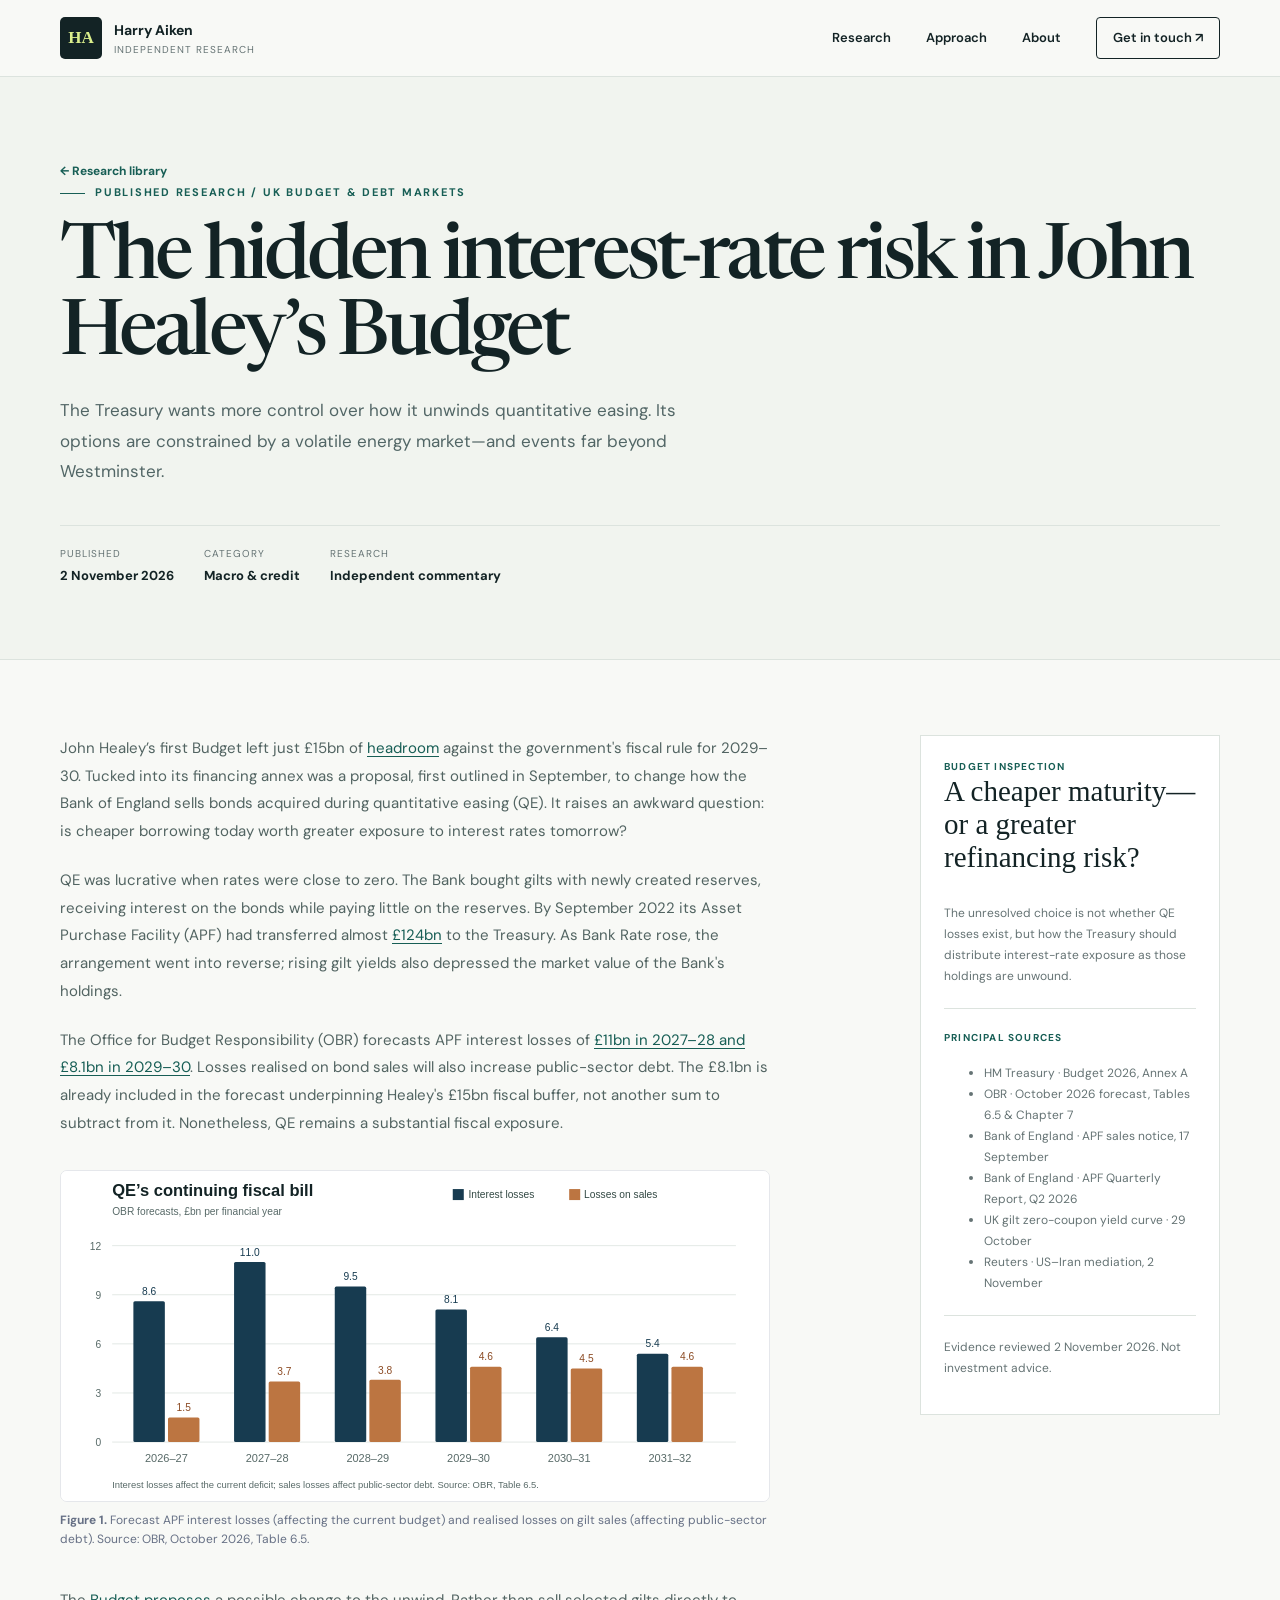
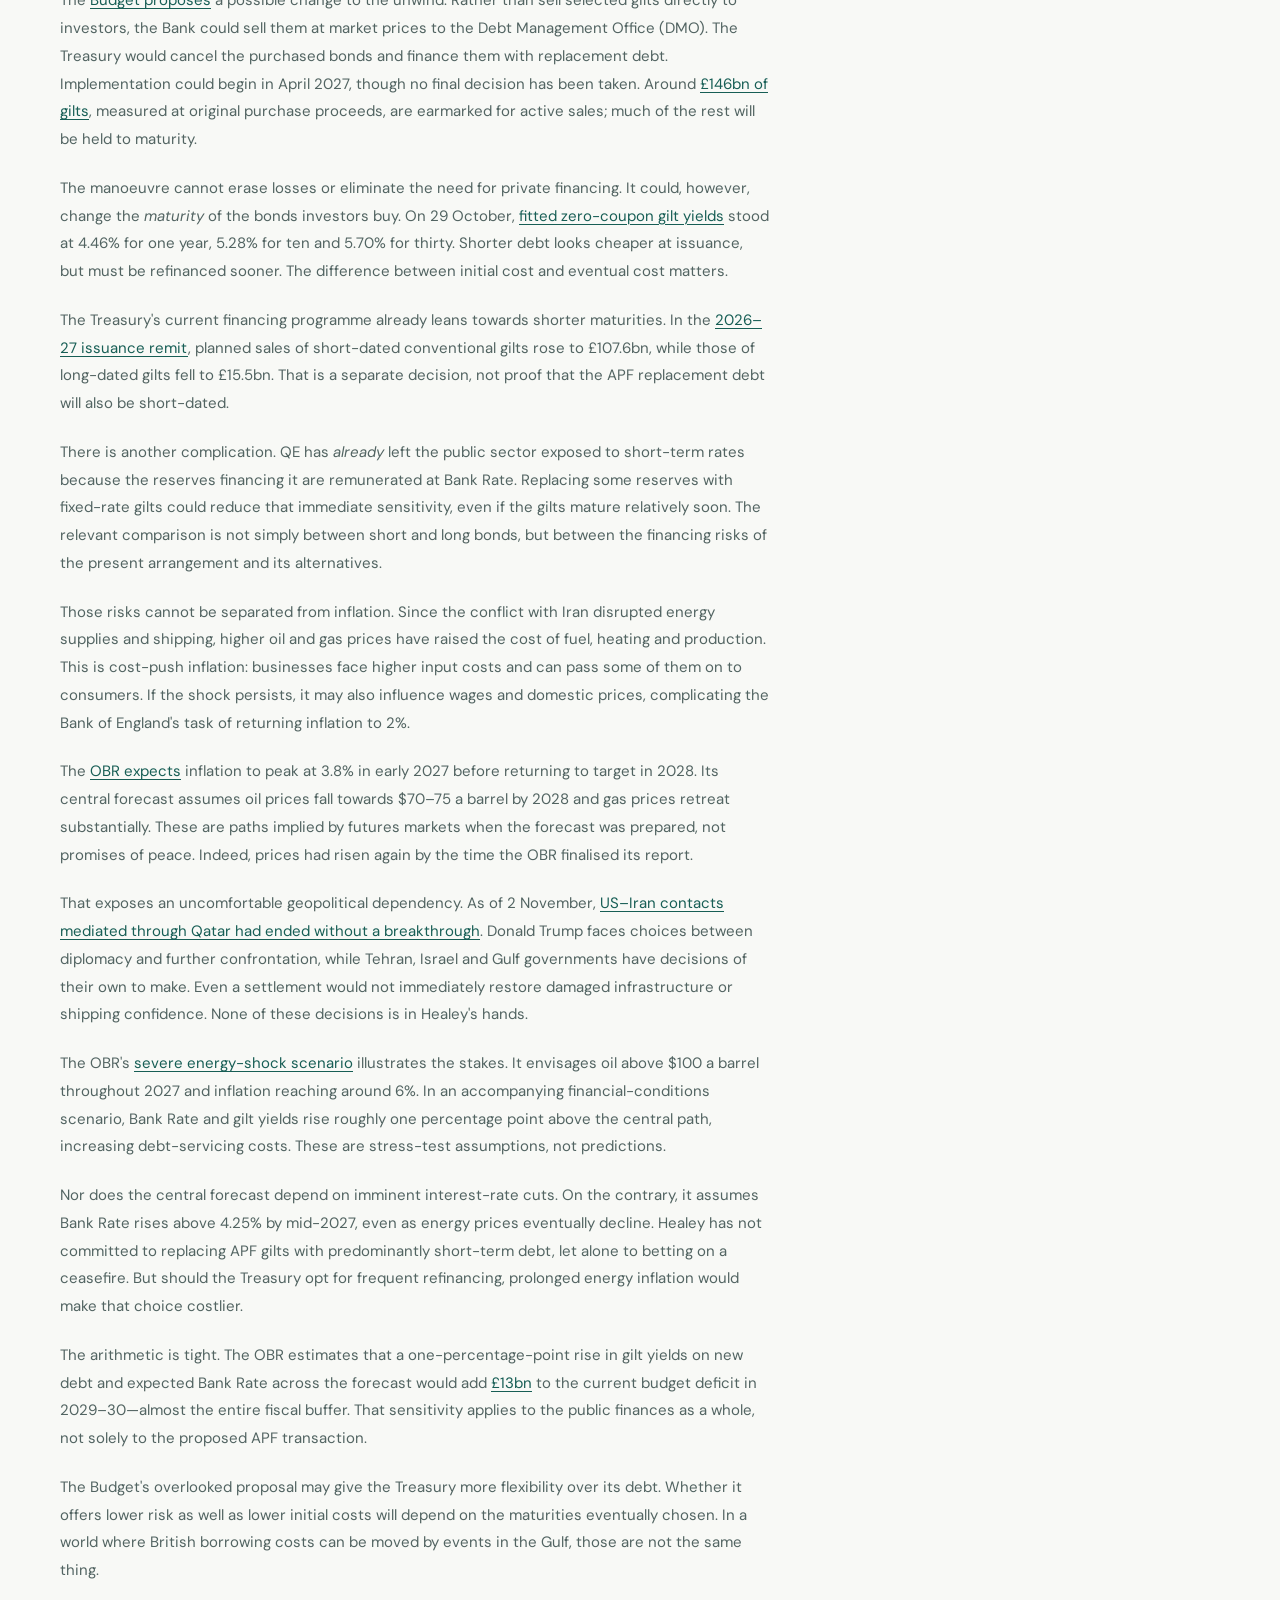
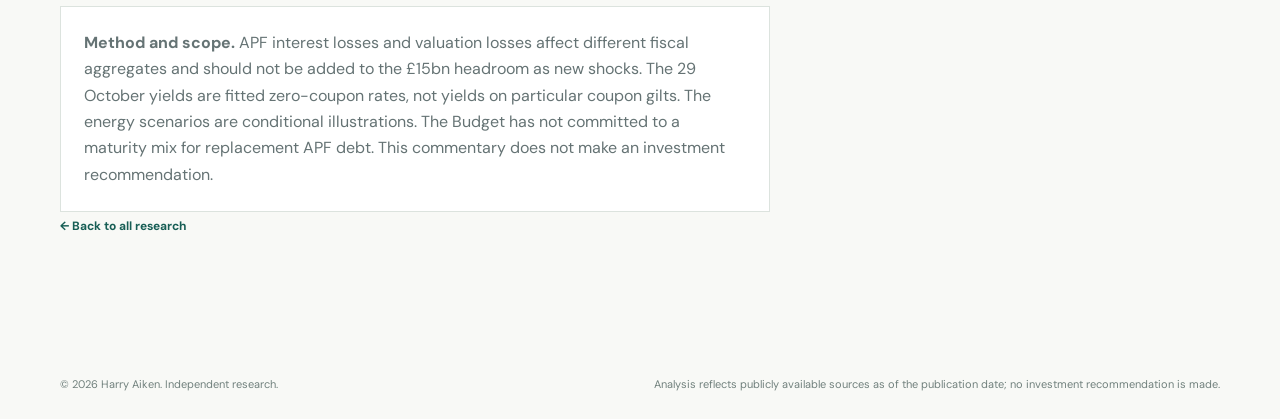
<file: projects/uk-budget-qe-interest-rate-risk.html>
<!doctype html>
<html lang="en-GB">
<head><meta charset="utf-8"><meta name="viewport" content="width=device-width,initial-scale=1">
<meta name="theme-color" content="#f8f9f6">
<meta name="description" content="An inspection of John Healey’s 2026 Budget: QE losses, the Treasury’s proposed APF gilt-sale changes, refinancing risk and the inflation shock from the Iran conflict.">
<meta property="og:type" content="article"><meta property="og:title" content="The hidden interest-rate risk in John Healey’s Budget">
<meta property="og:description" content="The Treasury could gain control over how QE debt is refinanced. Whether that reduces risk depends partly on energy inflation and events beyond Westminster.">
<title>The hidden interest-rate risk in John Healey’s Budget — Harry Aiken</title>
<link rel="icon" href="../assets/favicon.svg" type="image/svg+xml"><link rel="stylesheet" href="../assets/style.css">
<style>.article-body p a,.article-body .note a{color:var(--sea);text-decoration:underline;text-decoration-thickness:1px;text-underline-offset:3px}.budget-figure{margin:32px 0 38px}.budget-figure img{display:block;width:100%;height:auto;background:#fff;border:1px solid #e5e7eb;border-radius:7px}.budget-figure figcaption{color:#667085;font-size:12px;line-height:1.6;margin-top:9px}.article-body p{margin-bottom:21px}</style>
<script src="../assets/config.js" defer></script><script src="../assets/app.js" defer></script></head>
<body><a class="skip-link" href="#main">Skip to content</a>
<header class="site-header"><div class="container nav-wrap"><a class="brand" href="../index.html" aria-label="Harry Aiken, home"><span class="brand-mark" aria-hidden="true">HA</span><span><strong>Harry Aiken</strong><small>Independent Research</small></span></a>
<button class="menu-toggle" type="button" aria-label="Open navigation" aria-controls="site-nav" aria-expanded="false"><svg viewBox="0 0 24 24" fill="none" stroke="currentColor" stroke-width="1.6" stroke-linecap="round" aria-hidden="true"><path d="M4 7h16M4 12h16M4 17h16"/></svg></button>
<nav class="nav-links" id="site-nav" aria-label="Primary navigation"><a href="../index.html#research">Research</a><a href="../index.html#approach">Approach</a><a href="../index.html#about">About</a><a class="nav-cta" href="../index.html#contact">Get in touch ↗</a></nav></div></header>
<main id="main"><section class="project-hero"><div class="container"><a href="../index.html#research" class="breadcrumb">← Research library</a>
<div class="eyebrow">Published research / UK Budget &amp; debt markets</div>
<h1>The hidden interest-rate risk in John Healey’s Budget</h1>
<p class="lede">The Treasury wants more control over how it unwinds quantitative easing. Its options are constrained by a volatile energy market—and events far beyond Westminster.</p>
<div class="project-meta"><div><small>Published</small><strong>2 November 2026</strong></div><div><small>Category</small><strong>Macro &amp; credit</strong></div><div><small>Research</small><strong>Independent commentary</strong></div></div>
</div></section>
<div class="container detail-layout"><article class="article-body">
<p>John Healey’s first Budget left just £15bn of <a href="https://www.gov.uk/government/publications/october-2026-economic-and-fiscal-outlook/economic-and-fiscal-outlook-october-2026">headroom</a> against the government's fiscal rule for 2029–30. Tucked into its financing annex was a proposal, first outlined in September, to change how the Bank of England sells bonds acquired during quantitative easing (QE). It raises an awkward question: is cheaper borrowing today worth greater exposure to interest rates tomorrow?</p>
<p>QE was lucrative when rates were close to zero. The Bank bought gilts with newly created reserves, receiving interest on the bonds while paying little on the reserves. By September 2022 its Asset Purchase Facility (APF) had transferred almost <a href="https://www.bankofengland.co.uk/asset-purchase-facility/2026/2026-q2">£124bn</a> to the Treasury. As Bank Rate rose, the arrangement went into reverse; rising gilt yields also depressed the market value of the Bank's holdings.</p>
<p>The Office for Budget Responsibility (OBR) forecasts APF interest losses of <a href="https://www.gov.uk/government/publications/october-2026-economic-and-fiscal-outlook/economic-and-fiscal-outlook-october-2026">£11bn in 2027–28 and £8.1bn in 2029–30</a>. Losses realised on bond sales will also increase public-sector debt. The £8.1bn is already included in the forecast underpinning Healey's £15bn fiscal buffer, not another sum to subtract from it. Nonetheless, QE remains a substantial fiscal exposure.</p>
<figure class="budget-figure"><img src="../assets/uk-apf-obr-forecast-2026.svg" alt="OBR forecast APF interest losses and losses on gilt sales in billions of pounds across six financial years from 2026–27 to 2031–32. Interest losses peak at 11 billion in 2027–28 and remain 8.1 billion in 2029–30." loading="lazy"><figcaption><strong>Figure 1.</strong> Forecast APF interest losses (affecting the current budget) and realised losses on gilt sales (affecting public-sector debt). Source: <a href="https://www.gov.uk/government/publications/october-2026-economic-and-fiscal-outlook/economic-and-fiscal-outlook-october-2026">OBR, October 2026, Table 6.5</a>.</figcaption></figure>
<p>The <a href="https://www.gov.uk/government/publications/budget-2026-document/budget-2026-html">Budget proposes</a> a possible change to the unwind. Rather than sell selected gilts directly to investors, the Bank could sell them at market prices to the Debt Management Office (DMO). The Treasury would cancel the purchased bonds and finance them with replacement debt. Implementation could begin in April 2027, though no final decision has been taken. Around <a href="https://www.bankofengland.co.uk/markets/market-notices/2026/asset-purchase-facility-gilt-sales-market-notice-17-september-2026">£146bn of gilts</a>, measured at original purchase proceeds, are earmarked for active sales; much of the rest will be held to maturity.</p>
<p>The manoeuvre cannot erase losses or eliminate the need for private financing. It could, however, change the <em>maturity</em> of the bonds investors buy. On 29 October, <a href="https://theeconomypulse.com/learn/uk-gilts/">fitted zero-coupon gilt yields</a> stood at 4.46% for one year, 5.28% for ten and 5.70% for thirty. Shorter debt looks cheaper at issuance, but must be refinanced sooner. The difference between initial cost and eventual cost matters.</p>
<p>The Treasury's current financing programme already leans towards shorter maturities. In the <a href="https://www.gov.uk/government/publications/budget-2026-document/budget-2026-html">2026–27 issuance remit</a>, planned sales of short-dated conventional gilts rose to £107.6bn, while those of long-dated gilts fell to £15.5bn. That is a separate decision, not proof that the APF replacement debt will also be short-dated.</p>
<p>There is another complication. QE has <em>already</em> left the public sector exposed to short-term rates because the reserves financing it are remunerated at Bank Rate. Replacing some reserves with fixed-rate gilts could reduce that immediate sensitivity, even if the gilts mature relatively soon. The relevant comparison is not simply between short and long bonds, but between the financing risks of the present arrangement and its alternatives.</p>
<p>Those risks cannot be separated from inflation. Since the conflict with Iran disrupted energy supplies and shipping, higher oil and gas prices have raised the cost of fuel, heating and production. This is cost-push inflation: businesses face higher input costs and can pass some of them on to consumers. If the shock persists, it may also influence wages and domestic prices, complicating the Bank of England's task of returning inflation to 2%.</p>
<p>The <a href="https://www.gov.uk/government/publications/october-2026-economic-and-fiscal-outlook/economic-and-fiscal-outlook-october-2026">OBR expects</a> inflation to peak at 3.8% in early 2027 before returning to target in 2028. Its central forecast assumes oil prices fall towards $70–75 a barrel by 2028 and gas prices retreat substantially. These are paths implied by futures markets when the forecast was prepared, not promises of peace. Indeed, prices had risen again by the time the OBR finalised its report.</p>
<p>That exposes an uncomfortable geopolitical dependency. As of 2 November, <a href="https://www.reuters.com/world/middle-east/iranians-have-left-doha-talks-draft-proposal-us-deal-being-circulated-official-2026-11-02/">US–Iran contacts mediated through Qatar had ended without a breakthrough</a>. Donald Trump faces choices between diplomacy and further confrontation, while Tehran, Israel and Gulf governments have decisions of their own to make. Even a settlement would not immediately restore damaged infrastructure or shipping confidence. None of these decisions is in Healey's hands.</p>
<p>The OBR's <a href="https://www.gov.uk/government/publications/october-2026-economic-and-fiscal-outlook/economic-and-fiscal-outlook-october-2026">severe energy-shock scenario</a> illustrates the stakes. It envisages oil above $100 a barrel throughout 2027 and inflation reaching around 6%. In an accompanying financial-conditions scenario, Bank Rate and gilt yields rise roughly one percentage point above the central path, increasing debt-servicing costs. These are stress-test assumptions, not predictions.</p>
<p>Nor does the central forecast depend on imminent interest-rate cuts. On the contrary, it assumes Bank Rate rises above 4.25% by mid-2027, even as energy prices eventually decline. Healey has not committed to replacing APF gilts with predominantly short-term debt, let alone to betting on a ceasefire. But should the Treasury opt for frequent refinancing, prolonged energy inflation would make that choice costlier.</p>
<p>The arithmetic is tight. The OBR estimates that a one-percentage-point rise in gilt yields on new debt and expected Bank Rate across the forecast would add <a href="https://www.gov.uk/government/publications/october-2026-economic-and-fiscal-outlook/economic-and-fiscal-outlook-october-2026">£13bn</a> to the current budget deficit in 2029–30—almost the entire fiscal buffer. That sensitivity applies to the public finances as a whole, not solely to the proposed APF transaction.</p>
<p>The Budget's overlooked proposal may give the Treasury more flexibility over its debt. Whether it offers lower risk as well as lower initial costs will depend on the maturities eventually chosen. In a world where British borrowing costs can be moved by events in the Gulf, those are not the same thing.</p>
<div class="note"><strong>Method and scope.</strong> APF interest losses and valuation losses affect different fiscal aggregates and should not be added to the £15bn headroom as new shocks. The 29 October yields are fitted zero-coupon rates, not yields on particular coupon gilts. The energy scenarios are conditional illustrations. The Budget has not committed to a maturity mix for replacement APF debt. This commentary does not make an investment recommendation.</div>
<a class="back-link" href="../index.html#research">← Back to all research</a>
</article>
<aside class="detail-aside">
<div class="aside-label">Budget inspection</div><h3>A cheaper maturity—or a greater refinancing risk?</h3><p>The unresolved choice is not whether QE losses exist, but how the Treasury should distribute interest-rate exposure as those holdings are unwound.</p>
<div class="aside-separator"></div><div class="aside-label">Principal sources</div><ul>
<li><a href="https://www.gov.uk/government/publications/budget-2026-document/budget-2026-html">HM Treasury · Budget 2026, Annex A</a></li>
<li><a href="https://www.gov.uk/government/publications/october-2026-economic-and-fiscal-outlook/economic-and-fiscal-outlook-october-2026">OBR · October 2026 forecast, Tables 6.5 &amp; Chapter 7</a></li>
<li><a href="https://www.bankofengland.co.uk/markets/market-notices/2026/asset-purchase-facility-gilt-sales-market-notice-17-september-2026">Bank of England · APF sales notice, 17 September</a></li>
<li><a href="https://www.bankofengland.co.uk/asset-purchase-facility/2026/2026-q2">Bank of England · APF Quarterly Report, Q2 2026</a></li>
<li><a href="https://theeconomypulse.com/learn/uk-gilts/">UK gilt zero-coupon yield curve · 29 October</a></li>
<li><a href="https://www.reuters.com/world/middle-east/iranians-have-left-doha-talks-draft-proposal-us-deal-being-circulated-official-2026-11-02/">Reuters · US–Iran mediation, 2 November</a></li>
</ul><div class="aside-separator"></div><p>Evidence reviewed 2 November 2026. Not investment advice.</p>
</aside></div></main>
<footer class="footer"><div class="container footer-inner"><div>© <span data-year>2026</span> Harry Aiken. Independent research.</div><div class="footer-note">Analysis reflects publicly available sources as of the publication date; no investment recommendation is made.</div></div></footer></body></html>
</file>
<file: assets/style.css>
@import url('https://fonts.googleapis.com/css2?family=DM+Sans:wght@400;500;600;700&family=Newsreader:opsz,wght,ital@6..72,400,0;6..72,500,0;6..72,500,1&display=swap');
:root{--ink:#132325;--muted:#657374;--paper:#f8f9f6;--white:#fff;--line:#dce3de;--sea:#175e55;--pale:#eaf1eb;--lime:#dbef8c}
*{box-sizing:border-box}html{scroll-behavior:smooth;scroll-padding-top:90px}body{margin:0;background:var(--paper);color:var(--ink);font:16px/1.65 'DM Sans',system-ui,sans-serif}a{color:inherit;text-decoration:none}a:hover{color:var(--sea)}button{cursor:pointer;font:inherit}button:focus-visible,a:focus-visible{outline:3px solid #73b89e;outline-offset:3px}h1,h2,h3,p{margin-top:0}.container{width:min(1160px,calc(100% - 80px));margin:auto}
.site-header{position:sticky;top:0;z-index:20;background:rgba(248,249,246,.97);border-bottom:1px solid var(--line);backdrop-filter:blur(14px)}.nav-wrap{min-height:76px;display:flex;justify-content:space-between;align-items:center;gap:20px}.brand{display:flex;align-items:center;gap:12px;line-height:1.2}.brand-mark{width:42px;height:42px;display:grid;place-items:center;background:var(--ink);color:var(--lime);border-radius:5px;font:600 17px Georgia,serif}.brand strong{font-size:14px}.brand small{display:block;font-size:10px;letter-spacing:.1em;text-transform:uppercase;color:var(--muted);margin-top:5px}.nav-links{display:flex;gap:35px;align-items:center}.nav-links a{font-size:13px;font-weight:600}.nav-cta{border:1px solid var(--ink);padding:9px 16px;border-radius:4px}.menu-toggle{display:none;background:transparent;border:1px solid var(--line);border-radius:4px;padding:8px}.menu-toggle svg{width:22px;height:22px}
.eyebrow{font-weight:700;text-transform:uppercase;letter-spacing:.16em;font-size:11px;color:var(--sea)}.eyebrow:before{content:'';display:inline-block;width:25px;height:1px;background:currentColor;vertical-align:middle;margin-right:10px}h1,.display{font:500 clamp(60px,7.3vw,112px)/1 'Newsreader',Georgia,serif;letter-spacing:-.05em}h1 em{color:var(--sea)}.hero{padding:100px 0 90px}.hero-inner{display:grid;grid-template-columns:1.15fr .85fr;gap:70px;align-items:center}.hero h1{margin:25px 0}.lede{font-size:17px;line-height:1.8;max-width:650px;color:#526666}.hero-actions,.contact-buttons{display:flex;gap:12px;flex-wrap:wrap;margin-top:30px}.btn,.contact-btn{display:inline-flex;align-items:center;gap:15px;padding:12px 18px;border:1px solid var(--ink);border-radius:3px;font-weight:700;font-size:13px}.btn-primary{background:var(--ink);color:#fff}.btn-primary:hover{background:var(--sea);color:white}.hero-board{background:var(--ink);color:#d9e3d8;border-radius:5px;min-height:480px;padding:30px;position:relative;overflow:hidden}.hero-board:before{content:'';position:absolute;inset:0;background-image:linear-gradient(#ffffff0b 1px,transparent 1px),linear-gradient(90deg,#ffffff0b 1px,transparent 1px);background-size:47px 47px}.board-top,.board-steps{position:relative;display:flex;justify-content:space-between;gap:12px;font-size:10px;letter-spacing:.12em;text-transform:uppercase}.board-dot{display:inline-block;width:7px;height:7px;border-radius:50%;background:var(--lime);margin-right:8px}.board-center{position:relative;height:365px;display:flex;flex-direction:column;justify-content:center}.board-label{font-size:11px;text-transform:uppercase;letter-spacing:.14em;color:#aac0af;margin-bottom:18px}.board-title{font:500 58px/1 'Newsreader',Georgia,serif;letter-spacing:-.04em}.board-title span,.board-steps b{color:var(--lime)}.board-steps{border-top:1px solid #54716b;padding-top:15px}.board-steps b{display:block}.board-ring{position:absolute;width:310px;height:310px;right:-130px;top:85px;border:1px solid #537568;border-radius:50%}
.section{padding:100px 0}.section-cream{background:#f1f4ef;border-block:1px solid var(--line)}.section-heading{display:flex;justify-content:space-between;align-items:end;gap:40px;margin-bottom:35px}.section-heading h2,.section-title{font:500 clamp(42px,4.6vw,67px)/1.08 'Newsreader',Georgia,serif;letter-spacing:-.04em;margin:12px 0 0}.section-heading p{max-width:380px;font-size:14px;color:var(--muted)}.filters{display:flex;gap:8px;flex-wrap:wrap;margin-bottom:30px}.filter{border:1px solid var(--line);background:transparent;border-radius:30px;padding:8px 14px;font-size:12px;color:#516563;font-weight:700}.filter.active{background:var(--ink);color:white;border-color:var(--ink)}.project-grid{display:grid;grid-template-columns:repeat(2,minmax(0,1fr));gap:18px}.project-card{background:white;border:1px solid var(--line);border-radius:4px;padding:30px;min-height:330px;display:flex;flex-direction:column}.project-card:hover{box-shadow:0 18px 65px #13232512;transform:translateY(-3px)}.project-card[hidden]{display:none!important}.project-card.featured{grid-column:span 2;display:grid;grid-template-columns:1.4fr .6fr;background:#ecf2e9}.card-top,.card-bottom{display:flex;justify-content:space-between;align-items:center;gap:10px}.card-top{margin-bottom:40px}.card-number,.type-label{font-size:10px;text-transform:uppercase;letter-spacing:.15em;font-weight:700;color:var(--sea)}.status{font-size:10px;border-radius:24px;padding:4px 10px;border:1px solid var(--line);color:#526a5e}.project-card h3{font:500 clamp(29px,3.2vw,43px)/1.12 'Newsreader',Georgia,serif;letter-spacing:-.03em;margin-bottom:15px}.project-card p{font-size:14px;color:var(--muted)}.card-bottom{margin-top:auto;padding-top:24px;border-top:1px solid var(--line)}.tags{display:flex;flex-wrap:wrap;gap:9px}.tag{font-size:10px;text-transform:uppercase;color:var(--muted);font-weight:700}.project-open{font-size:12px;font-weight:700;color:var(--sea)}.featured-sigil{border-left:1px solid #cdddcf;display:flex;align-items:center;justify-content:center;flex-direction:column}.sigil-circle{width:180px;height:180px;border:1px solid #a5c5b0;border-radius:50%;display:grid;place-items:center}.sigil-circle strong{font:500 42px 'Newsreader',Georgia,serif;color:var(--sea)}.sigil-caption{font-size:10px;text-transform:uppercase;letter-spacing:.12em;margin-top:15px;color:var(--sea)}.no-results{color:var(--muted)}.approach-grid{display:grid;grid-template-columns:repeat(4,1fr);gap:22px;margin-top:55px}.approach-step{border-top:1px solid #bbc9c3;padding-top:20px}.approach-step .num{font:500 44px Georgia,serif;color:var(--sea)}.approach-step h3{margin-top:26px;font-size:15px}.approach-step p{font-size:13px;color:var(--muted)}.about-grid{display:grid;grid-template-columns:1fr 1fr;gap:90px}.about-copy p{color:#526462}.credential-list{border-top:1px solid var(--line)}.credential{display:grid;grid-template-columns:90px 1fr;gap:18px;border-bottom:1px solid var(--line);padding:18px 0;font-size:13px}.credential strong{font-size:10px;letter-spacing:.08em;color:var(--sea)}.credential span{color:#536864}.contact-section{background:var(--ink);color:white;padding:80px 0}.contact-flex{display:flex;justify-content:space-between;gap:45px;align-items:center}.contact-section .eyebrow{color:var(--lime)}.contact-section h2{font:500 56px/1.07 'Newsreader',Georgia,serif}.contact-section p{color:#bad0c7;font-size:14px}.contact-btn{color:white;border-color:#79918a}.contact-notice{font-size:12px!important;color:#bad0c7}.footer{padding:26px 0;font-size:11px;color:#71817d}.footer-inner{display:flex;justify-content:space-between;gap:25px}
.project-hero{padding:80px 0 70px;background:#f1f4ef;border-bottom:1px solid var(--line)}.breadcrumb{font-size:12px;font-weight:700;color:var(--sea)}.project-hero h1{font-size:clamp(53px,6vw,86px);margin:20px 0}.project-meta{display:flex;flex-wrap:wrap;gap:30px;border-top:1px solid var(--line);padding-top:20px;margin-top:38px}.project-meta small{display:block;font-size:10px;text-transform:uppercase;letter-spacing:.1em;color:var(--muted)}.project-meta strong{font-size:13px}.detail-layout{display:grid;grid-template-columns:minmax(0,710px) minmax(230px,300px);justify-content:space-between;gap:70px;padding:75px 0 110px}.article-body h2{font:500 39px/1.15 'Newsreader',Georgia,serif;margin:42px 0 17px}.article-body p,.article-body li{font-size:15px;line-height:1.85;color:#526462}.article-body li{margin-bottom:8px}.research-question{background:#eff4ed;border-left:3px solid var(--sea);padding:25px}.research-question small,.aside-label{font-size:10px;text-transform:uppercase;letter-spacing:.12em;color:var(--sea);font-weight:700}.research-question p{font:500 27px/1.3 'Newsreader',Georgia,serif;color:var(--ink)}.note,.detail-aside{background:white;border:1px solid var(--line);padding:23px;color:var(--muted)}.detail-aside{align-self:start;position:sticky;top:110px}.detail-aside h3{font:500 29px Georgia,serif;color:var(--ink)}.detail-aside p,.detail-aside li{font-size:12px;line-height:1.75}.aside-separator{height:1px;background:var(--line);margin:21px 0}.back-link{font-size:12px;font-weight:700;color:var(--sea)}.skip-link{position:absolute;top:-60px;left:12px;background:var(--lime);z-index:30;padding:10px}.skip-link:focus{top:10px}
@media(max-width:980px){.hero-inner{gap:32px}.hero-board{min-height:400px}.board-center{height:290px}.board-title{font-size:46px}.about-grid{gap:40px}.detail-layout{gap:30px}}
@media(max-width:720px){.container{width:calc(100% - 38px)}.nav-wrap{min-height:68px}.menu-toggle{display:block}.nav-links{display:none;position:absolute;top:68px;left:0;right:0;background:var(--paper);padding:22px;flex-direction:column;border-bottom:1px solid var(--line);gap:20px}.nav-links.is-open{display:flex}.hero{padding:65px 0}.hero-inner{grid-template-columns:1fr;gap:36px}h1{font-size:clamp(58px,13vw,80px)}.hero-board{min-height:370px;padding:24px}.board-center{height:265px}.section{padding:72px 0}.section-heading{display:block}.section-heading p{margin-top:18px}.project-grid{grid-template-columns:1fr}.project-card.featured{grid-column:auto;display:flex}.featured-sigil{display:none}.project-card{min-height:280px;padding:24px}.approach-grid{grid-template-columns:repeat(2,1fr)}.about-grid,.detail-layout{grid-template-columns:1fr}.contact-flex{display:block}.footer-inner{display:block}.project-hero{padding:55px 0}.detail-layout{padding:50px 0}.detail-aside{position:static}.contact-section h2{font-size:42px}}
@media(max-width:410px){.approach-grid{grid-template-columns:1fr}.board-title{font-size:40px}}
@media(prefers-reduced-motion:reduce){html{scroll-behavior:auto!important}}
</file>
